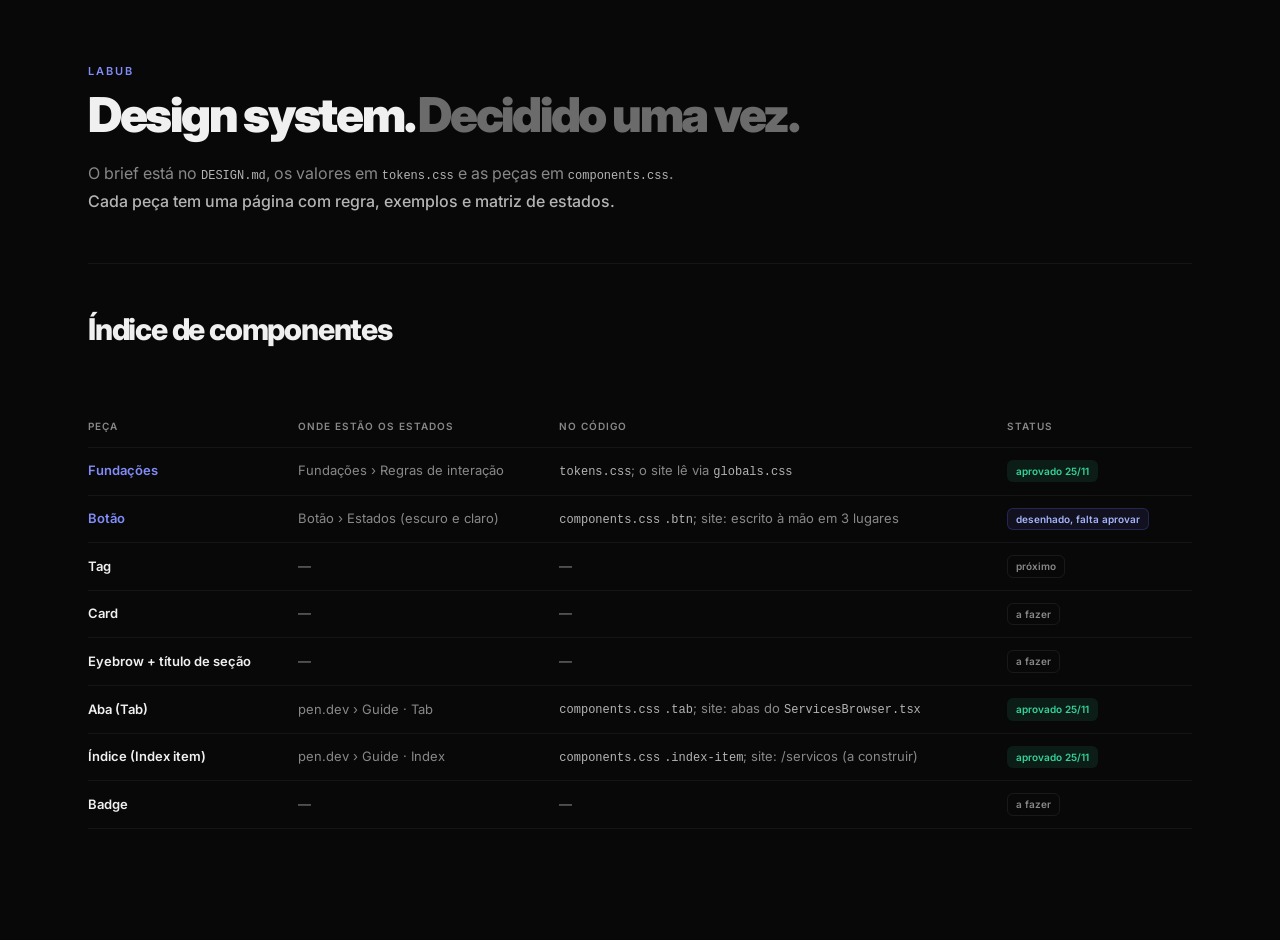
<file: design-system/index.html>
<!doctype html>
<html lang="pt-BR">
<head>
<meta charset="utf-8">
<meta name="viewport" content="width=device-width, initial-scale=1">
<title>Labub · Design system</title>
<link rel="preconnect" href="https://fonts.googleapis.com">
<link href="https://fonts.googleapis.com/css2?family=Inter:wght@400;500;600;700;800;900&display=swap" rel="stylesheet">
<link rel="stylesheet" href="tokens.css">
<link rel="stylesheet" href="components.css">
<link rel="stylesheet" href="guide.css">
<style>
  .intro { font-size: var(--text-body-lg); line-height: var(--leading-body-lg); color: var(--color-text-muted); max-width: var(--layout-measure); margin-top: var(--space-5); text-wrap: pretty; }
  .intro strong { color: var(--color-text-soft); font-weight: 500; }
  td a { color: var(--color-accent-text); text-decoration: none; font-weight: 600; }
  td a:hover { text-decoration: underline; }
  .status { display: inline-block; font-size: var(--text-micro); font-weight: 600; border-radius: var(--radius-sm); padding: 2px var(--space-2); border: 1px solid var(--color-border); white-space: nowrap; }
  .status.done { color: var(--color-success); background: var(--color-success-bg); border-color: transparent; }
  .status.design { color: var(--color-accent-soft); background: var(--color-accent-bg); border-color: var(--color-accent-border); }
  .status.todo { color: var(--color-text-muted); }
</style>
</head>
<body>
<div class="page">
  <p class="eyebrow">Labub</p>
  <h1>Design system. <span class="faint">Decidido uma vez.</span></h1>
  <p class="intro">O brief está no <code>DESIGN.md</code>, os valores em <code>tokens.css</code> e as peças em <code>components.css</code>. <strong>Cada peça tem uma página com regra, exemplos e matriz de estados.</strong></p>

  <section class="block wide">
    <div class="legend"><h2>Índice de componentes</h2></div>
    <div class="table-wrap"><table>
      <tr><th>Peça</th><th>Onde estão os estados</th><th>No código</th><th>Status</th></tr>
      <tr><td><a href="guide-foundations.html">Fundações</a></td><td>Fundações › Regras de interação</td><td><code>tokens.css</code>; o site lê via <code>globals.css</code></td><td><span class="status done">aprovado 25/11</span></td></tr>
      <tr><td><a href="guide-button.html">Botão</a></td><td>Botão › Estados (escuro e claro)</td><td><code>components.css</code> <code>.btn</code>; site: escrito à mão em 3 lugares</td><td><span class="status design">desenhado, falta aprovar</span></td></tr>
      <tr><td><strong>Tag</strong></td><td>—</td><td>—</td><td><span class="status todo">próximo</span></td></tr>
      <tr><td><strong>Card</strong></td><td>—</td><td>—</td><td><span class="status todo">a fazer</span></td></tr>
      <tr><td><strong>Eyebrow + título de seção</strong></td><td>—</td><td>—</td><td><span class="status todo">a fazer</span></td></tr>
      <tr><td><strong>Aba (Tab)</strong></td><td>pen.dev › Guide · Tab</td><td><code>components.css</code> <code>.tab</code>; site: abas do <code>ServicesBrowser.tsx</code></td><td><span class="status done">aprovado 25/11</span></td></tr>
      <tr><td><strong>Índice (Index item)</strong></td><td>pen.dev › Guide · Index</td><td><code>components.css</code> <code>.index-item</code>; site: /servicos (a construir)</td><td><span class="status done">aprovado 25/11</span></td></tr>
      <tr><td><strong>Badge</strong></td><td>—</td><td>—</td><td><span class="status todo">a fazer</span></td></tr>
    </table></div>
  </section>
</div>
</body>
</html>
</file>
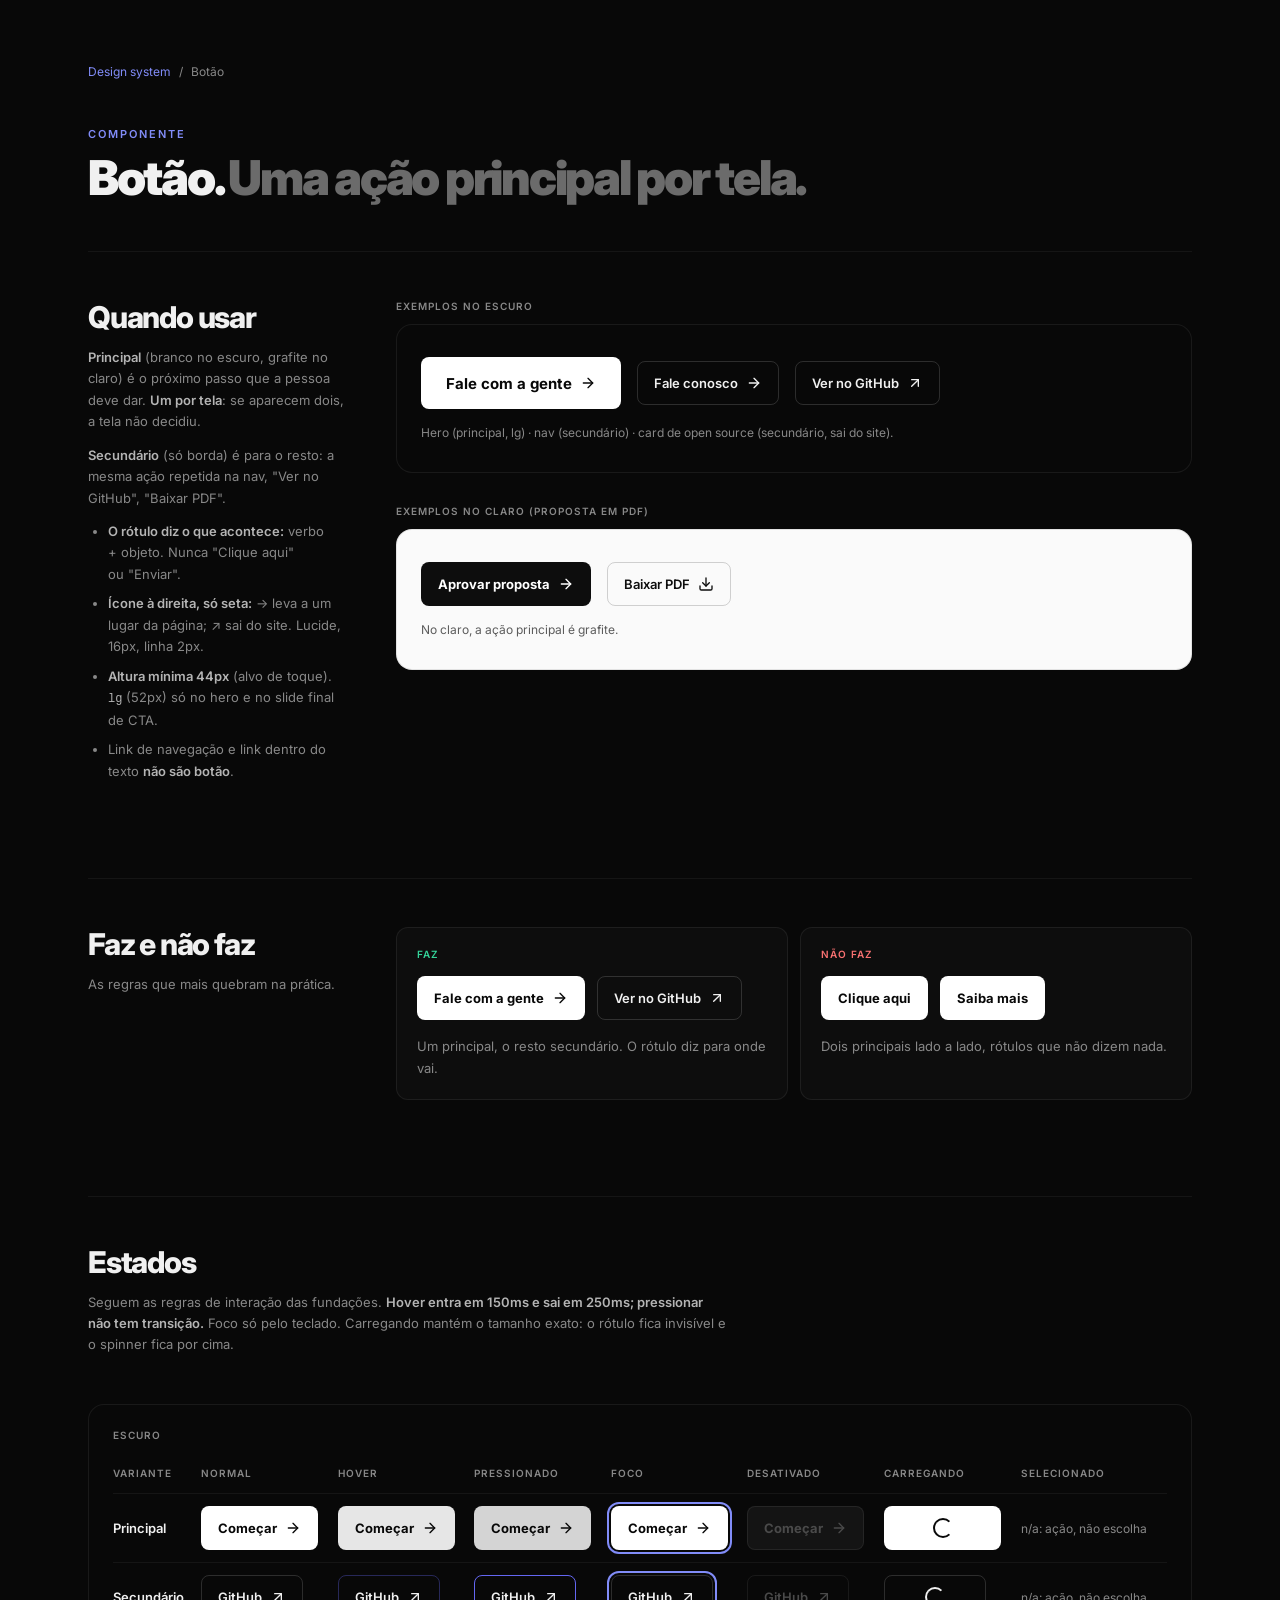
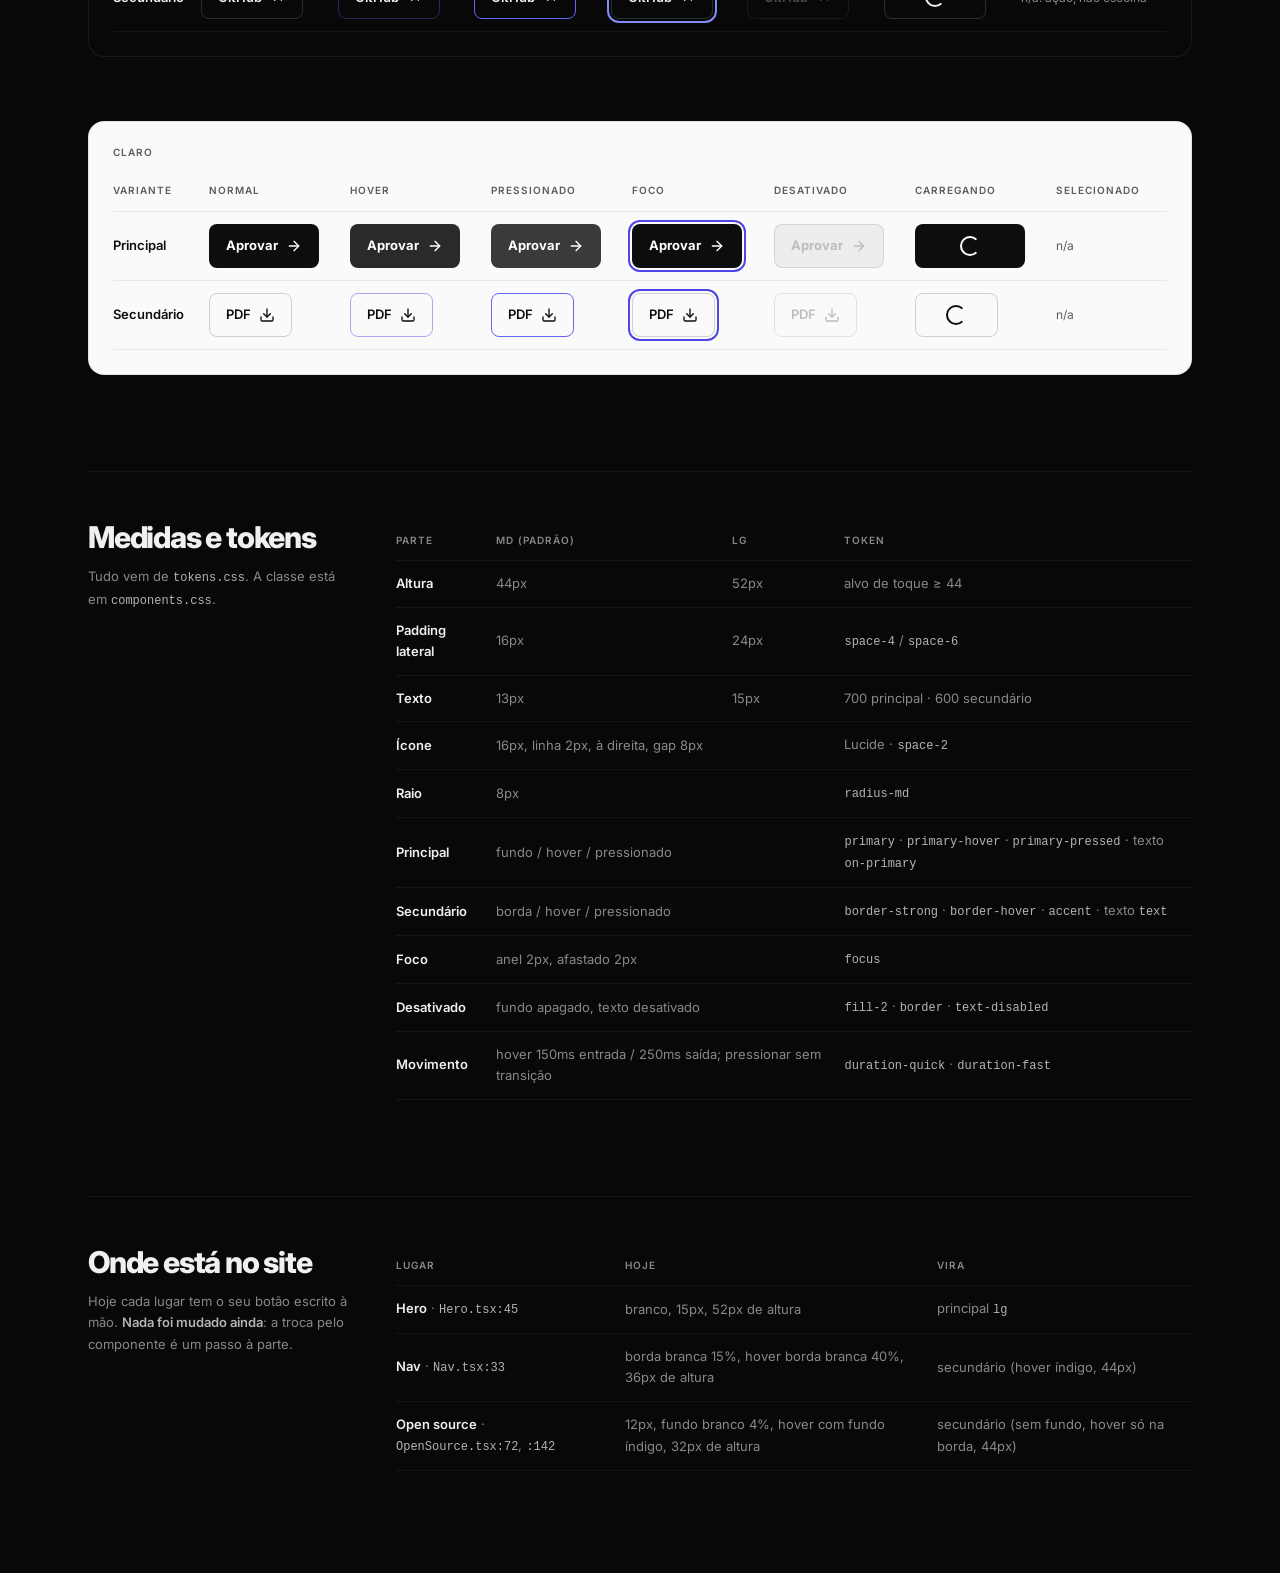
<file: design-system/guide-button.html>
<!doctype html>
<html lang="pt-BR">
<head>
<meta charset="utf-8">
<meta name="viewport" content="width=device-width, initial-scale=1">
<title>Labub · Botão</title>
<link rel="preconnect" href="https://fonts.googleapis.com">
<link href="https://fonts.googleapis.com/css2?family=Inter:wght@400;500;600;700;800;900&display=swap" rel="stylesheet">
<link rel="stylesheet" href="tokens.css">
<link rel="stylesheet" href="components.css">
<link rel="stylesheet" href="guide.css">
</head>
<body>
<!-- Ícones Lucide (linha 2px), um set só -->
<svg width="0" height="0" style="position:absolute" aria-hidden="true">
  <symbol id="i-arrow-right" viewBox="0 0 24 24" fill="none" stroke="currentColor" stroke-linecap="round" stroke-linejoin="round"><path d="M5 12h14"/><path d="m12 5 7 7-7 7"/></symbol>
  <symbol id="i-arrow-up-right" viewBox="0 0 24 24" fill="none" stroke="currentColor" stroke-linecap="round" stroke-linejoin="round"><path d="M7 7h10v10"/><path d="M7 17 17 7"/></symbol>
  <symbol id="i-download" viewBox="0 0 24 24" fill="none" stroke="currentColor" stroke-linecap="round" stroke-linejoin="round"><path d="M21 15v4a2 2 0 0 1-2 2H5a2 2 0 0 1-2-2v-4"/><path d="m7 10 5 5 5-5"/><path d="M12 15V3"/></symbol>
</svg>

<div class="page">
  <nav class="crumbs" aria-label="Caminho"><a href="index.html">Design system</a><span aria-hidden="true">/</span><span>Botão</span></nav>

  <p class="eyebrow">Componente</p>
  <h1>Botão. <span class="faint">Uma ação principal por tela.</span></h1>

  <!-- 1. LEGENDA + EXEMPLOS -->
  <section class="block">
    <div class="legend">
      <h2>Quando usar</h2>
      <p><strong>Principal</strong> (branco no escuro, grafite no claro) é o próximo passo que a pessoa deve dar. <strong>Um por tela</strong>: se aparecem dois, a tela não decidiu.</p>
      <p><strong>Secundário</strong> (só borda) é para o resto: a mesma ação repetida na nav, "Ver no GitHub", "Baixar PDF".</p>
      <ul>
        <li><strong>O rótulo diz o que acontece:</strong> verbo + objeto. Nunca "Clique aqui" ou "Enviar".</li>
        <li><strong>Ícone à direita, só seta:</strong> → leva a um lugar da página; ↗ sai do site. Lucide, 16px, linha 2px.</li>
        <li><strong>Altura mínima 44px</strong> (alvo de toque). <code>lg</code> (52px) só no hero e no slide final de CTA.</li>
        <li>Link de navegação e link dentro do texto <strong>não são botão</strong>.</li>
      </ul>
    </div>
    <div>
      <p class="group-title">Exemplos no escuro</p>
      <div class="stage">
        <a class="btn btn--primary btn--lg" href="#contato">Fale com a gente <svg><use href="#i-arrow-right"/></svg></a>
        <a class="btn btn--secondary" href="#contato">Fale conosco <svg><use href="#i-arrow-right"/></svg></a>
        <a class="btn btn--secondary" href="https://github.com/" rel="noopener">Ver no GitHub <svg><use href="#i-arrow-up-right"/></svg></a>
        <p class="note">Hero (principal, lg) · nav (secundário) · card de open source (secundário, sai do site).</p>
      </div>

      <p class="group-title">Exemplos no claro (proposta em PDF)</p>
      <div class="stage light" data-theme="light">
        <a class="btn btn--primary" href="#aprovar">Aprovar proposta <svg><use href="#i-arrow-right"/></svg></a>
        <a class="btn btn--secondary" href="#pdf">Baixar PDF <svg><use href="#i-download"/></svg></a>
        <p class="note">No claro, a ação principal é grafite.</p>
      </div>
    </div>
  </section>

  <!-- 2. FAZ / NÃO FAZ -->
  <section class="block">
    <div class="legend">
      <h2>Faz e não faz</h2>
      <p>As regras que mais quebram na prática.</p>
    </div>
    <div class="do-dont">
      <div class="yes">
        <span class="verdict">Faz</span>
        <div class="row"><a class="btn btn--primary" href="#c">Fale com a gente <svg><use href="#i-arrow-right"/></svg></a><a class="btn btn--secondary" href="#g">Ver no GitHub <svg><use href="#i-arrow-up-right"/></svg></a></div>
        <p>Um principal, o resto secundário. O rótulo diz para onde vai.</p>
      </div>
      <div class="no">
        <span class="verdict">Não faz</span>
        <div class="row"><a class="btn btn--primary" href="#c">Clique aqui</a><a class="btn btn--primary" href="#g">Saiba mais</a></div>
        <p>Dois principais lado a lado, rótulos que não dizem nada.</p>
      </div>
    </div>
  </section>

  <!-- 3. MATRIZ DE ESTADOS -->
  <section class="block wide">
    <div class="legend" style="max-width:640px">
      <h2>Estados</h2>
      <p>Seguem as regras de interação das fundações. <strong>Hover entra em 150ms e sai em 250ms; pressionar não tem transição.</strong> Foco só pelo teclado. Carregando mantém o tamanho exato: o rótulo fica invisível e o spinner fica por cima.</p>
    </div>

    <div class="matrix-panel">
      <p class="group-title">Escuro</p>
      <div class="table-wrap"><table>
        <tr><th>Variante</th><th>Normal</th><th>Hover</th><th>Pressionado</th><th>Foco</th><th>Desativado</th><th>Carregando</th><th>Selecionado</th></tr>
        <tr>
          <td><strong>Principal</strong></td>
          <td><span class="btn btn--primary">Começar <svg><use href="#i-arrow-right"/></svg></span></td>
          <td><span class="btn btn--primary is-hover">Começar <svg><use href="#i-arrow-right"/></svg></span></td>
          <td><span class="btn btn--primary is-pressed">Começar <svg><use href="#i-arrow-right"/></svg></span></td>
          <td><span class="btn btn--primary is-focus">Começar <svg><use href="#i-arrow-right"/></svg></span></td>
          <td><span class="btn btn--primary is-disabled">Começar <svg><use href="#i-arrow-right"/></svg></span></td>
          <td><span class="btn btn--primary is-loading"><span>Começar</span><svg><use href="#i-arrow-right"/></svg></span></td>
          <td><span class="na">n/a: ação, não escolha</span></td>
        </tr>
        <tr>
          <td><strong>Secundário</strong></td>
          <td><span class="btn btn--secondary">GitHub <svg><use href="#i-arrow-up-right"/></svg></span></td>
          <td><span class="btn btn--secondary is-hover">GitHub <svg><use href="#i-arrow-up-right"/></svg></span></td>
          <td><span class="btn btn--secondary is-pressed">GitHub <svg><use href="#i-arrow-up-right"/></svg></span></td>
          <td><span class="btn btn--secondary is-focus">GitHub <svg><use href="#i-arrow-up-right"/></svg></span></td>
          <td><span class="btn btn--secondary is-disabled">GitHub <svg><use href="#i-arrow-up-right"/></svg></span></td>
          <td><span class="btn btn--secondary is-loading"><span>GitHub</span><svg><use href="#i-arrow-up-right"/></svg></span></td>
          <td><span class="na">n/a: ação, não escolha</span></td>
        </tr>
      </table></div>
    </div>

    <div class="matrix-panel" data-theme="light">
      <p class="group-title">Claro</p>
      <div class="table-wrap"><table>
        <tr><th>Variante</th><th>Normal</th><th>Hover</th><th>Pressionado</th><th>Foco</th><th>Desativado</th><th>Carregando</th><th>Selecionado</th></tr>
        <tr>
          <td><strong>Principal</strong></td>
          <td><span class="btn btn--primary">Aprovar <svg><use href="#i-arrow-right"/></svg></span></td>
          <td><span class="btn btn--primary is-hover">Aprovar <svg><use href="#i-arrow-right"/></svg></span></td>
          <td><span class="btn btn--primary is-pressed">Aprovar <svg><use href="#i-arrow-right"/></svg></span></td>
          <td><span class="btn btn--primary is-focus">Aprovar <svg><use href="#i-arrow-right"/></svg></span></td>
          <td><span class="btn btn--primary is-disabled">Aprovar <svg><use href="#i-arrow-right"/></svg></span></td>
          <td><span class="btn btn--primary is-loading"><span>Aprovar</span><svg><use href="#i-arrow-right"/></svg></span></td>
          <td><span class="na">n/a</span></td>
        </tr>
        <tr>
          <td><strong>Secundário</strong></td>
          <td><span class="btn btn--secondary">PDF <svg><use href="#i-download"/></svg></span></td>
          <td><span class="btn btn--secondary is-hover">PDF <svg><use href="#i-download"/></svg></span></td>
          <td><span class="btn btn--secondary is-pressed">PDF <svg><use href="#i-download"/></svg></span></td>
          <td><span class="btn btn--secondary is-focus">PDF <svg><use href="#i-download"/></svg></span></td>
          <td><span class="btn btn--secondary is-disabled">PDF <svg><use href="#i-download"/></svg></span></td>
          <td><span class="btn btn--secondary is-loading"><span>PDF</span><svg><use href="#i-download"/></svg></span></td>
          <td><span class="na">n/a</span></td>
        </tr>
      </table></div>
    </div>
  </section>

  <!-- 4. ESPECIFICAÇÃO -->
  <section class="block">
    <div class="legend">
      <h2>Medidas e tokens</h2>
      <p>Tudo vem de <code>tokens.css</code>. A classe está em <code>components.css</code>.</p>
    </div>
    <div class="table-wrap"><table>
      <tr><th>Parte</th><th>md (padrão)</th><th>lg</th><th>Token</th></tr>
      <tr><td><strong>Altura</strong></td><td>44px</td><td>52px</td><td>alvo de toque ≥ 44</td></tr>
      <tr><td><strong>Padding lateral</strong></td><td>16px</td><td>24px</td><td><code>space-4</code> / <code>space-6</code></td></tr>
      <tr><td><strong>Texto</strong></td><td>13px</td><td>15px</td><td>700 principal · 600 secundário</td></tr>
      <tr><td><strong>Ícone</strong></td><td colspan="2">16px, linha 2px, à direita, gap 8px</td><td>Lucide · <code>space-2</code></td></tr>
      <tr><td><strong>Raio</strong></td><td colspan="2">8px</td><td><code>radius-md</code></td></tr>
      <tr><td><strong>Principal</strong></td><td colspan="2">fundo / hover / pressionado</td><td><code>primary</code> · <code>primary-hover</code> · <code>primary-pressed</code> · texto <code>on-primary</code></td></tr>
      <tr><td><strong>Secundário</strong></td><td colspan="2">borda / hover / pressionado</td><td><code>border-strong</code> · <code>border-hover</code> · <code>accent</code> · texto <code>text</code></td></tr>
      <tr><td><strong>Foco</strong></td><td colspan="2">anel 2px, afastado 2px</td><td><code>focus</code></td></tr>
      <tr><td><strong>Desativado</strong></td><td colspan="2">fundo apagado, texto desativado</td><td><code>fill-2</code> · <code>border</code> · <code>text-disabled</code></td></tr>
      <tr><td><strong>Movimento</strong></td><td colspan="2">hover 150ms entrada / 250ms saída; pressionar sem transição</td><td><code>duration-quick</code> · <code>duration-fast</code></td></tr>
    </table></div>
  </section>

  <!-- 5. ONDE ESTÁ NO SITE -->
  <section class="block">
    <div class="legend">
      <h2>Onde está no site</h2>
      <p>Hoje cada lugar tem o seu botão escrito à mão. <strong>Nada foi mudado ainda</strong>: a troca pelo componente é um passo à parte.</p>
    </div>
    <div class="table-wrap"><table>
      <tr><th>Lugar</th><th>Hoje</th><th>Vira</th></tr>
      <tr><td><strong>Hero</strong> · <code>Hero.tsx:45</code></td><td>branco, 15px, 52px de altura</td><td>principal <code>lg</code></td></tr>
      <tr><td><strong>Nav</strong> · <code>Nav.tsx:33</code></td><td>borda branca 15%, hover borda branca 40%, 36px de altura</td><td>secundário (hover índigo, 44px)</td></tr>
      <tr><td><strong>Open source</strong> · <code>OpenSource.tsx:72</code>, <code>:142</code></td><td>12px, fundo branco 4%, hover com fundo índigo, 32px de altura</td><td>secundário (sem fundo, hover só na borda, 44px)</td></tr>
    </table></div>
  </section>
</div>
</body>
</html>
</file>
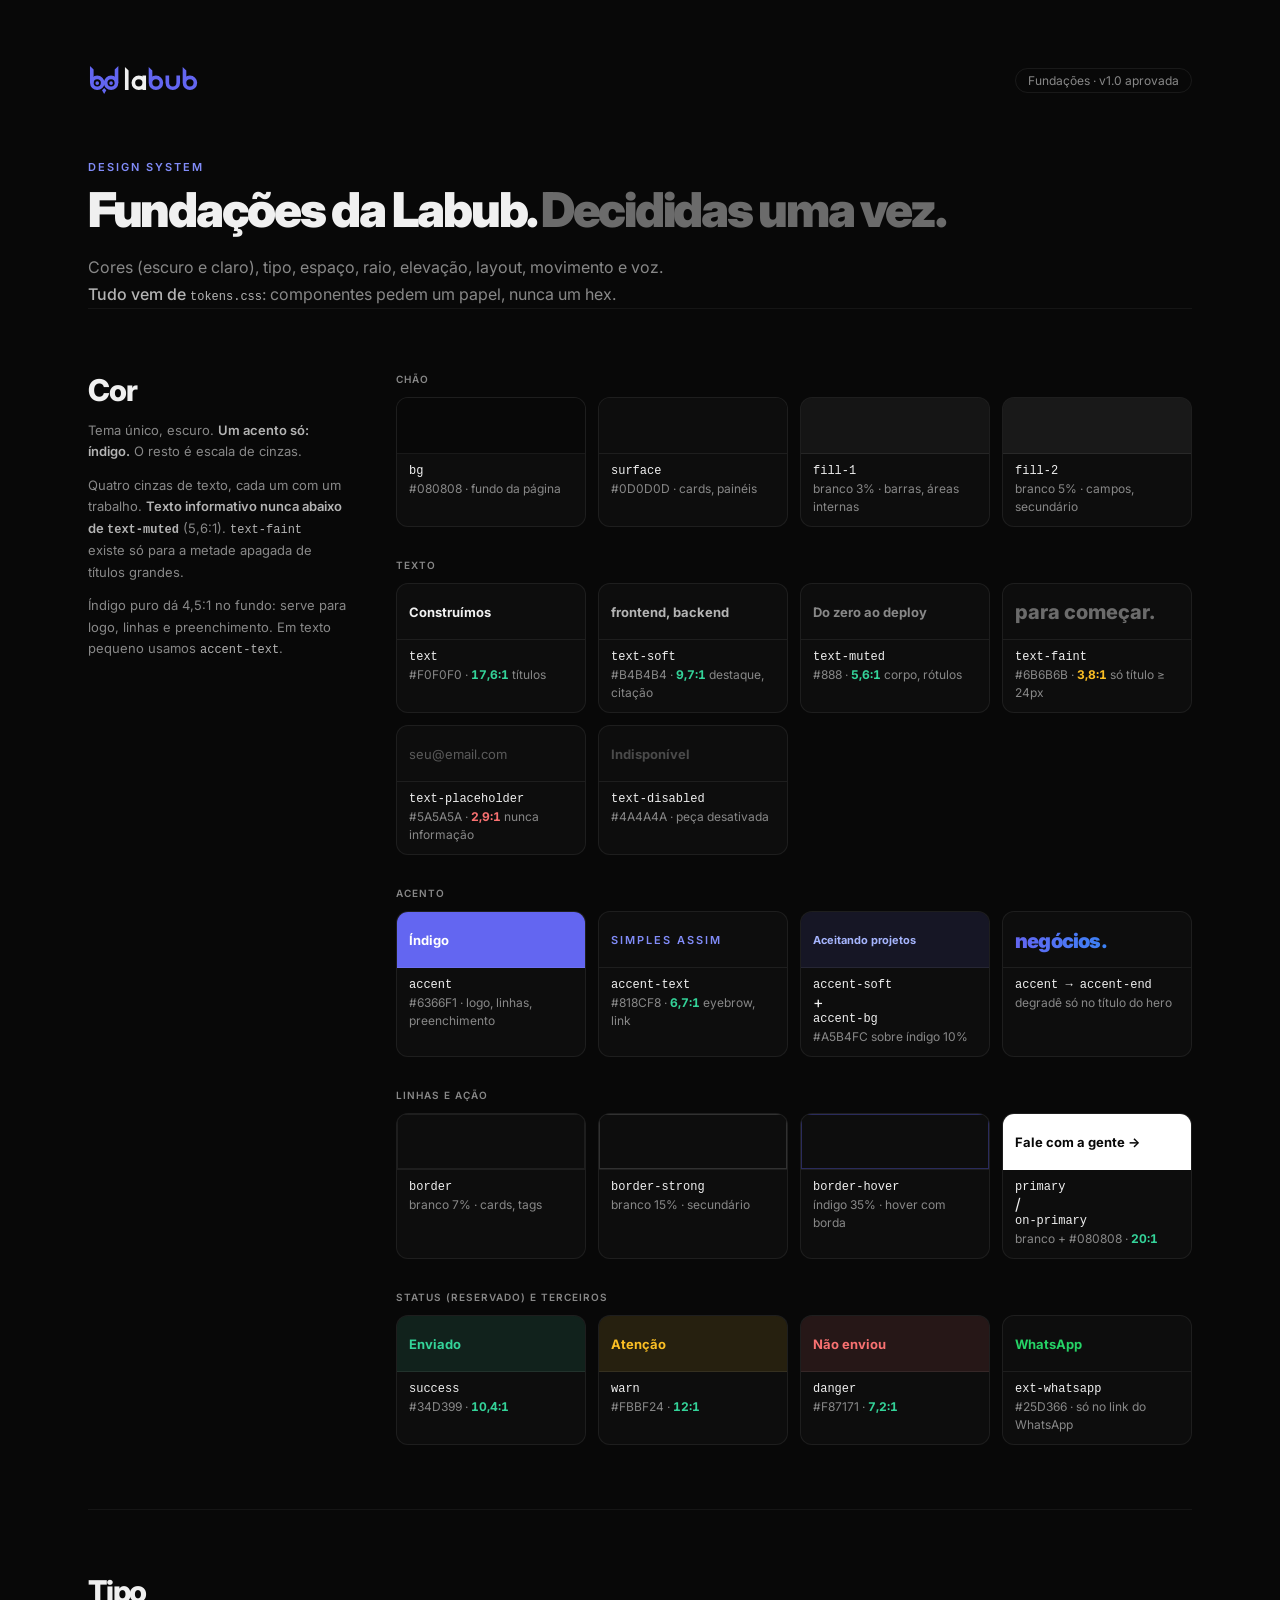
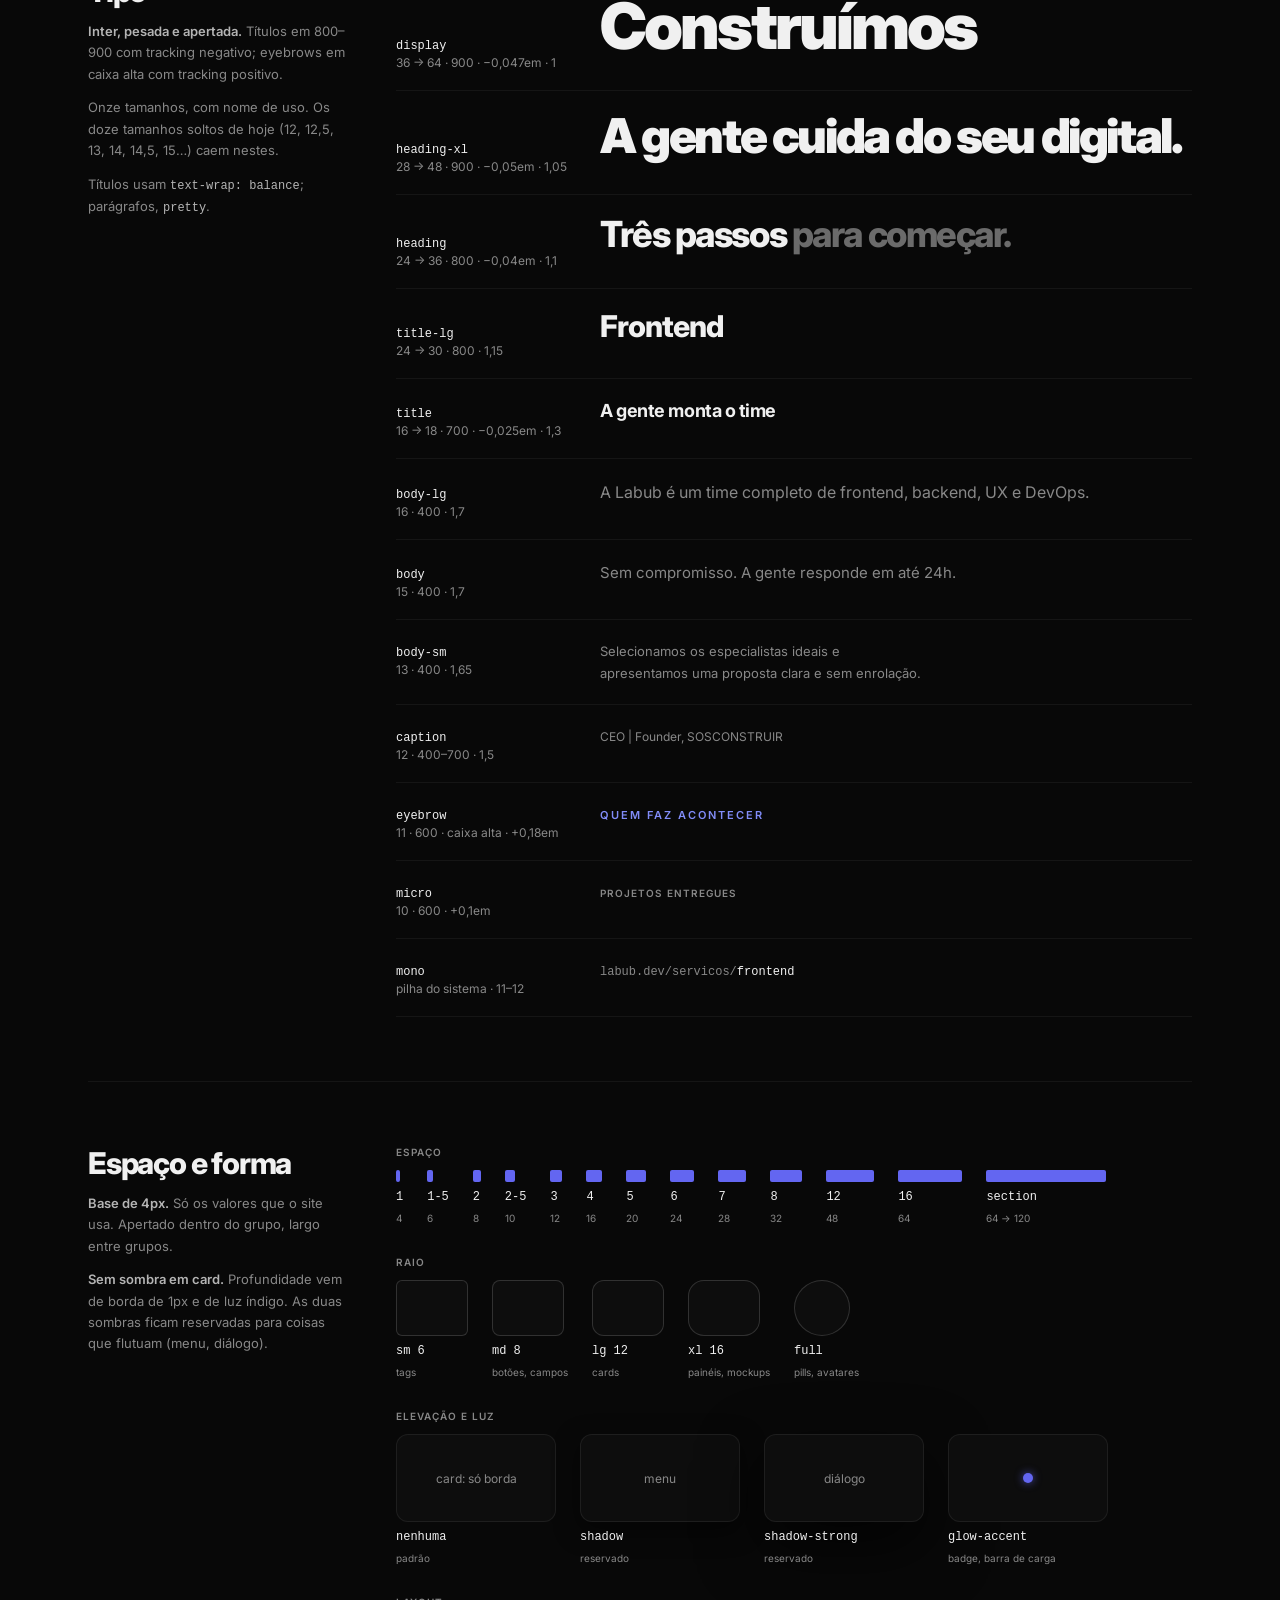
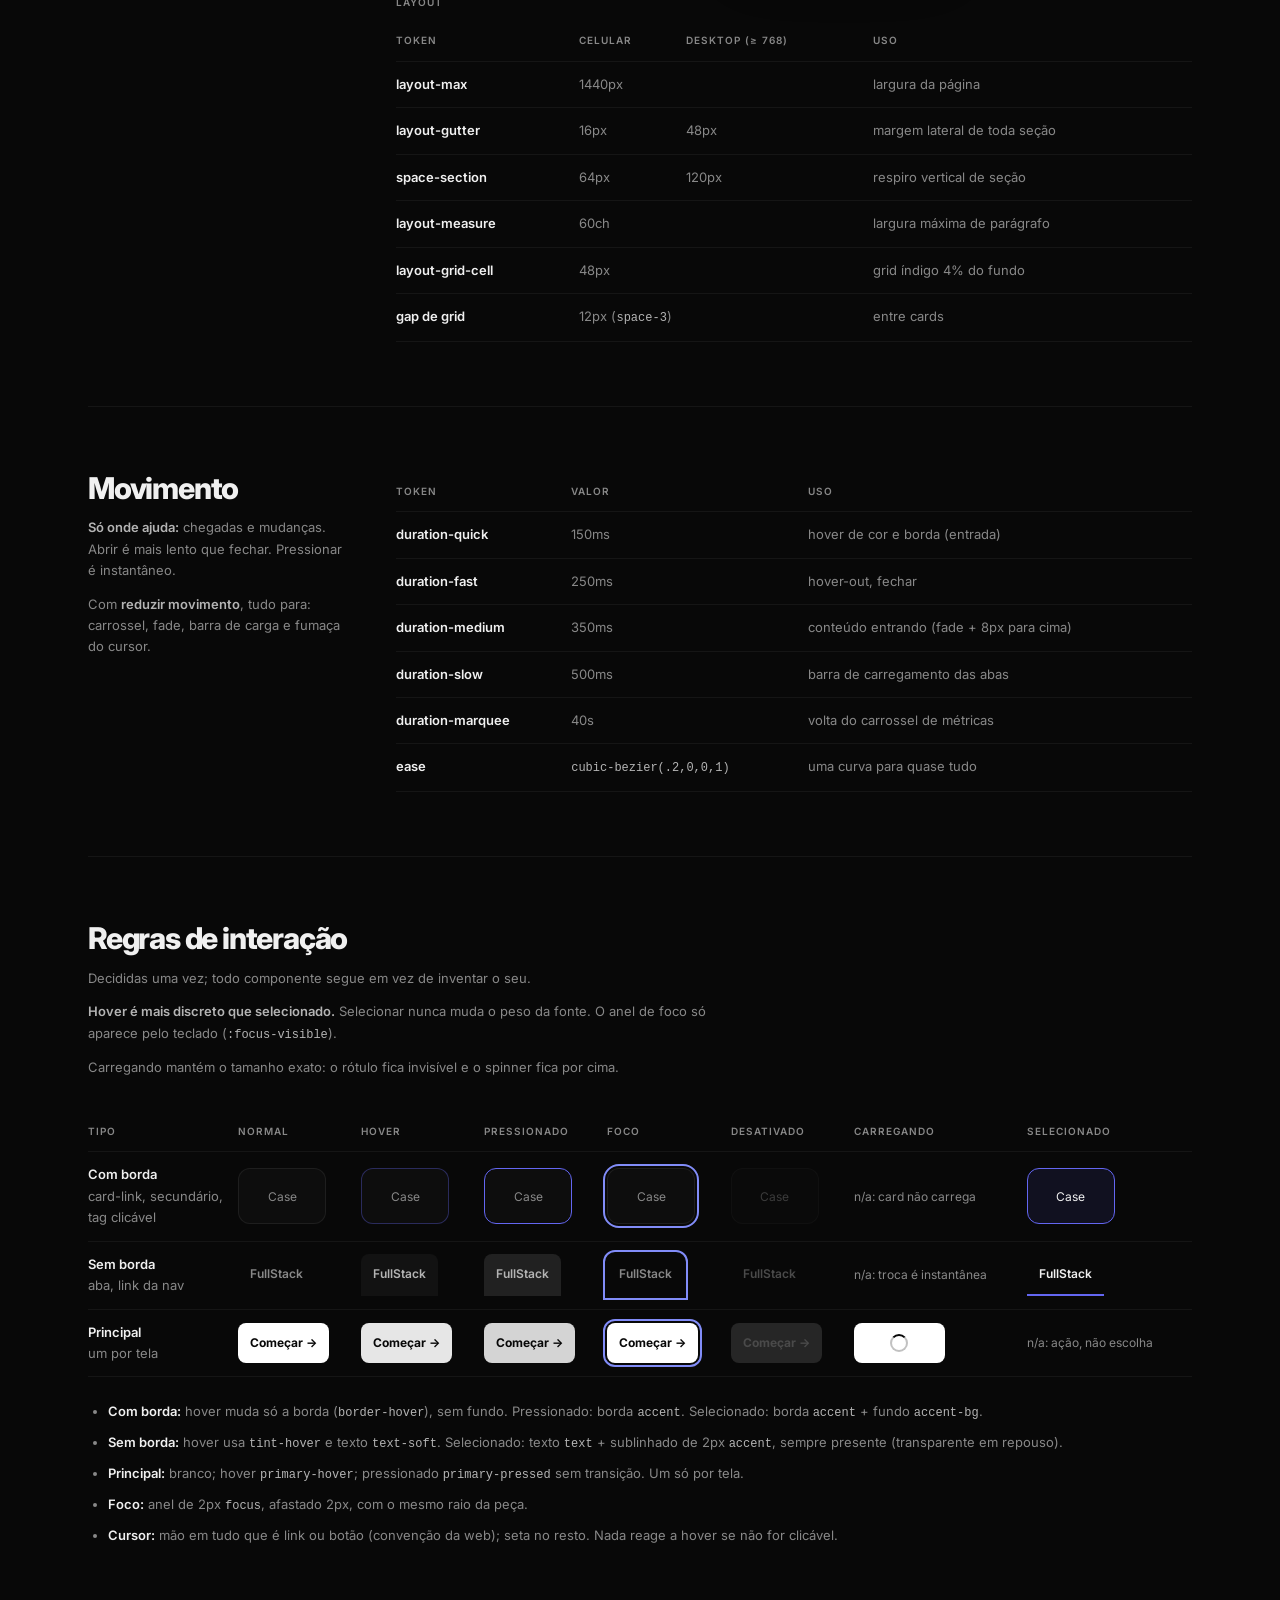
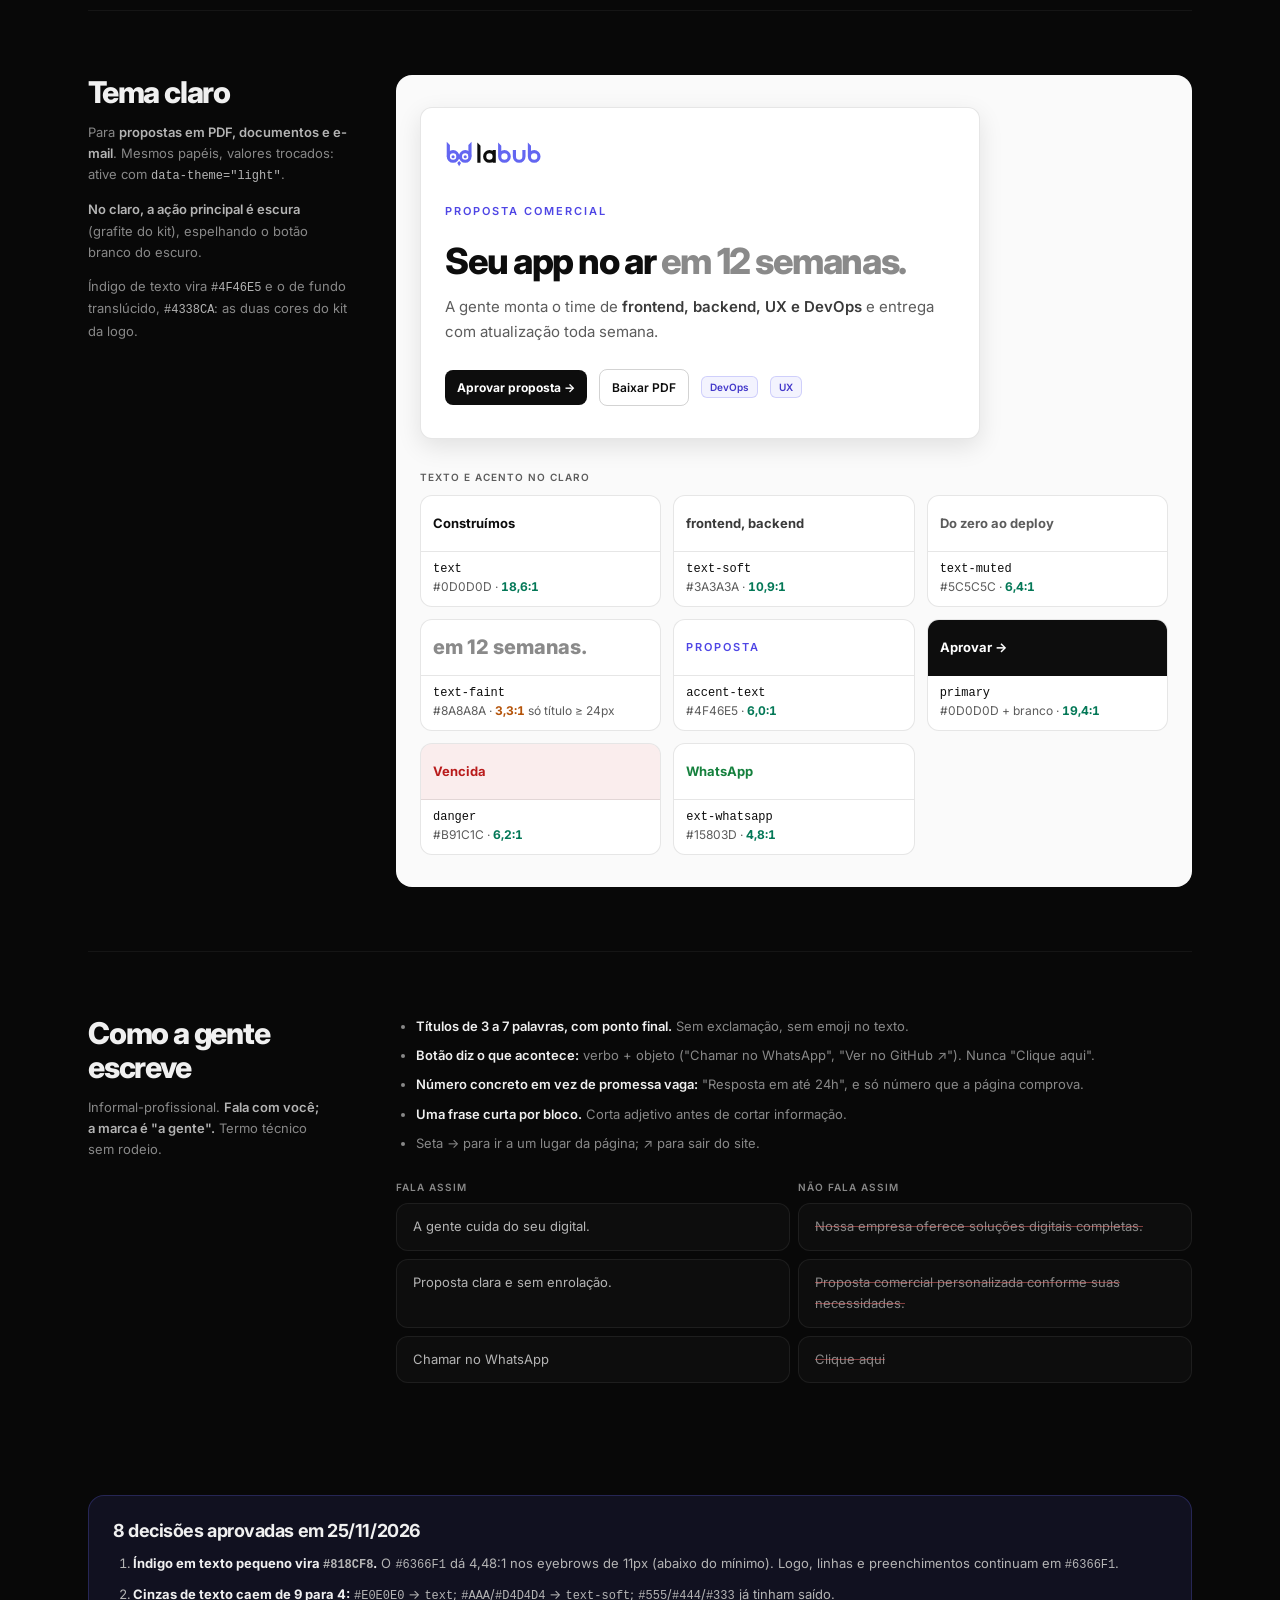
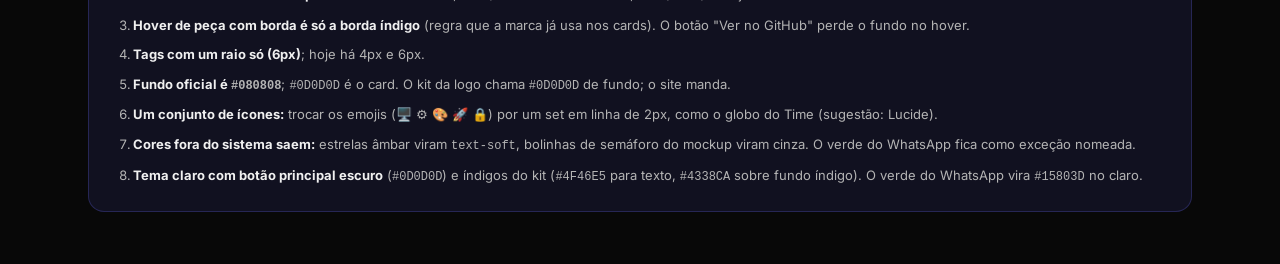
<file: design-system/guide-foundations.html>
<!doctype html>
<html lang="pt-BR">
<head>
<meta charset="utf-8">
<meta name="viewport" content="width=device-width, initial-scale=1">
<title>Labub · Fundações</title>
<link rel="preconnect" href="https://fonts.googleapis.com">
<link href="https://fonts.googleapis.com/css2?family=Inter:wght@400;500;600;700;800;900&display=swap" rel="stylesheet">
<link rel="stylesheet" href="tokens.css">
<style>
  * { box-sizing: border-box; margin: 0; }
  body { background: var(--color-bg); color: var(--color-text); font-family: var(--font-sans); -webkit-font-smoothing: antialiased; }
  .page { max-width: 1200px; margin: 0 auto; padding: var(--space-16) var(--space-4); }
  @media (min-width: 768px) { .page { padding: var(--space-16) var(--layout-gutter); } }

  header.top { display: flex; align-items: center; justify-content: space-between; gap: var(--space-4); flex-wrap: wrap; margin-bottom: var(--space-16); }
  .version { font-size: var(--text-caption); color: var(--color-text-muted); border: 1px solid var(--color-border); border-radius: var(--radius-full); padding: var(--space-1) var(--space-3); }

  .eyebrow { font-size: var(--text-eyebrow); font-weight: 600; letter-spacing: var(--tracking-caps); text-transform: uppercase; color: var(--color-accent-text); margin-bottom: var(--space-3); }
  h1 { font-size: 36px; font-weight: 900; letter-spacing: var(--tracking-display); line-height: 1; text-wrap: balance; }
  @media (min-width: 768px) { h1 { font-size: var(--text-heading-xl); } }
  h1 .faint, h2 .faint { color: var(--color-text-faint); }
  .lead { font-size: var(--text-body-lg); line-height: var(--leading-body-lg); color: var(--color-text-muted); max-width: var(--layout-measure); margin-top: var(--space-5); text-wrap: pretty; }
  .lead strong { color: var(--color-text-soft); font-weight: 500; }

  section.block { display: grid; gap: var(--space-8); padding: var(--space-16) 0; border-top: 1px solid var(--color-divider); }
  @media (min-width: 900px) { section.block { grid-template-columns: 260px 1fr; gap: var(--space-12); } }
  @media (min-width: 900px) { section.block.wide { grid-template-columns: 1fr; gap: var(--space-8); } .wide .legend { max-width: 640px; } }
  .type-row > div:last-child { text-wrap: balance; }
  .legend h2 { font-size: var(--text-title-lg); font-weight: 800; letter-spacing: var(--tracking-heading); line-height: var(--leading-title-lg); margin-bottom: var(--space-3); }
  .legend p { font-size: var(--text-body-sm); line-height: var(--leading-body-sm); color: var(--color-text-muted); text-wrap: pretty; }
  .legend p + p { margin-top: var(--space-3); }
  .legend strong { color: var(--color-text-soft); font-weight: 600; }

  .group-title { font-size: var(--text-micro); font-weight: 600; letter-spacing: var(--tracking-caps-sm); text-transform: uppercase; color: var(--color-text-muted); margin: var(--space-8) 0 var(--space-3); }
  .group-title:first-child { margin-top: 0; }

  /* swatches */
  .swatches { display: grid; grid-template-columns: repeat(auto-fill, minmax(180px, 1fr)); gap: var(--space-3); }
  .sw { background: var(--color-surface); border: 1px solid var(--color-border); border-radius: var(--radius-lg); overflow: hidden; }
  .sw .chip { height: 56px; border-bottom: 1px solid var(--color-border); display: flex; align-items: center; padding: 0 var(--space-3); font-weight: 700; font-size: var(--text-body-sm); }
  .sw .meta { padding: var(--space-2-5) var(--space-3); }
  .sw code { font-family: var(--font-mono); font-size: var(--text-caption); color: var(--color-text); display: block; }
  .sw span { font-size: var(--text-caption); color: var(--color-text-muted); line-height: var(--leading-caption); display: block; margin-top: 2px; }
  .ratio { font-variant-numeric: tabular-nums; }
  .ratio.ok { color: var(--color-success); } .ratio.lg { color: var(--color-warn); } .ratio.no { color: var(--color-danger); }

  /* type scale */
  .type-row { display: grid; grid-template-columns: 1fr; gap: var(--space-2); padding: var(--space-5) 0; border-bottom: 1px solid var(--color-divider); }
  @media (min-width: 768px) { .type-row { grid-template-columns: 180px 1fr; align-items: baseline; gap: var(--space-6); } }
  .type-row .spec code { font-family: var(--font-mono); font-size: var(--text-caption); color: var(--color-text); }
  .type-row .spec span { display: block; font-size: var(--text-caption); color: var(--color-text-muted); margin-top: 2px; }
  .t-display { font-size: 36px; font-weight: 900; letter-spacing: var(--tracking-display); line-height: 1; }
  @media (min-width: 768px) { .t-display { font-size: var(--text-display); } }
  .t-heading-xl { font-size: 28px; font-weight: 900; letter-spacing: -0.05em; line-height: var(--leading-heading-xl); }
  @media (min-width: 768px) { .t-heading-xl { font-size: var(--text-heading-xl); } }
  .t-heading { font-size: 24px; font-weight: 800; letter-spacing: var(--tracking-heading); line-height: var(--leading-heading); }
  @media (min-width: 768px) { .t-heading { font-size: var(--text-heading); } }
  .t-title-lg { font-size: 24px; font-weight: 800; letter-spacing: -0.033em; line-height: var(--leading-title-lg); }
  @media (min-width: 768px) { .t-title-lg { font-size: var(--text-title-lg); } }
  .t-title { font-size: 16px; font-weight: 700; letter-spacing: var(--tracking-title); line-height: var(--leading-title); }
  @media (min-width: 768px) { .t-title { font-size: var(--text-title); } }
  .t-body-lg { font-size: var(--text-body-lg); line-height: var(--leading-body-lg); color: var(--color-text-muted); max-width: var(--layout-measure); }
  .t-body { font-size: var(--text-body); line-height: var(--leading-body); color: var(--color-text-muted); max-width: var(--layout-measure); }
  .t-body-sm { font-size: var(--text-body-sm); line-height: var(--leading-body-sm); color: var(--color-text-muted); max-width: var(--layout-measure); }
  .t-caption { font-size: var(--text-caption); line-height: var(--leading-caption); color: var(--color-text-muted); }
  .t-eyebrow { font-size: var(--text-eyebrow); font-weight: 600; letter-spacing: var(--tracking-caps); text-transform: uppercase; color: var(--color-accent-text); }
  .t-micro { font-size: var(--text-micro); font-weight: 600; letter-spacing: var(--tracking-caps-sm); text-transform: uppercase; color: var(--color-text-muted); }
  .outline { color: transparent; -webkit-text-stroke: 1.5px rgba(240, 240, 240, 0.2); }
  .gradient { background: linear-gradient(90deg, var(--color-accent), var(--color-accent-end)); -webkit-background-clip: text; background-clip: text; -webkit-text-fill-color: transparent; }

  /* scales */
  .scale { display: flex; flex-wrap: wrap; gap: var(--space-4) var(--space-6); align-items: flex-end; }
  .scale .item { display: flex; flex-direction: column; gap: var(--space-2); align-items: flex-start; }
  .scale .bar { background: var(--color-accent); height: 12px; border-radius: 2px; }
  .scale code { font-family: var(--font-mono); font-size: var(--text-caption); color: var(--color-text); }
  .scale span { font-size: var(--text-micro); color: var(--color-text-muted); }
  .radius-box { width: 72px; height: 56px; background: var(--color-surface); border: 1px solid var(--color-border-strong); }
  .elev { width: 160px; height: 88px; background: var(--color-surface); border: 1px solid var(--color-border); border-radius: var(--radius-lg); display: flex; align-items: center; justify-content: center; font-size: var(--text-caption); color: var(--color-text-muted); }
  .dot-glow { width: 10px; height: 10px; border-radius: var(--radius-full); background: var(--color-accent); box-shadow: var(--glow-accent); }

  table { width: 100%; border-collapse: collapse; font-size: var(--text-body-sm); }
  th, td { text-align: left; padding: var(--space-3) var(--space-3) var(--space-3) 0; border-bottom: 1px solid var(--color-divider); vertical-align: top; line-height: var(--leading-body-sm); }
  th { font-size: var(--text-micro); font-weight: 600; letter-spacing: var(--tracking-caps-sm); text-transform: uppercase; color: var(--color-text-muted); }
  td { color: var(--color-text-muted); }
  td strong { color: var(--color-text); font-weight: 600; }
  td code, li code, p code { font-family: var(--font-mono); font-size: var(--text-caption); color: var(--color-text-soft); }
  .table-wrap { overflow-x: auto; }

  /* interaction demo pieces (estados forçados por classe) */
  .matrix td { vertical-align: middle; padding-right: var(--space-3); }
  .matrix td:first-child { width: 150px; }
  .card-demo { width: 88px; height: 56px; background: var(--color-surface); border: 1px solid var(--color-border); border-radius: var(--radius-lg); display: flex; align-items: center; justify-content: center; font-size: var(--text-caption); color: var(--color-text-muted); }
  .card-demo.hover { border-color: var(--color-border-hover); }
  .card-demo.pressed { border-color: var(--color-accent); }
  .card-demo.focus { outline: 2px solid var(--color-focus); outline-offset: 2px; }
  .card-demo.disabled { opacity: .4; }
  .card-demo.selected { border-color: var(--color-accent); background: var(--color-accent-bg); color: var(--color-text); }
  .tab-demo { display: inline-flex; padding: var(--space-2-5) var(--space-3); font-size: var(--text-caption); font-weight: 600; color: var(--color-text-muted); border-bottom: 2px solid transparent; border-radius: var(--radius-md) var(--radius-md) 0 0; white-space: nowrap; }
  .tab-demo.hover { background: var(--color-tint-hover); color: var(--color-text-soft); }
  .tab-demo.pressed { background: var(--color-tint-pressed); color: var(--color-text-soft); }
  .tab-demo.focus { outline: 2px solid var(--color-focus); outline-offset: 2px; }
  .tab-demo.disabled { color: var(--color-text-disabled); }
  .tab-demo.selected { color: var(--color-text); border-bottom-color: var(--color-accent); }
  .btn-demo { position: relative; display: inline-flex; align-items: center; gap: var(--space-2); background: var(--color-primary); color: var(--color-on-primary); font-weight: 700; font-size: var(--text-caption); padding: var(--space-2-5) var(--space-3); border-radius: var(--radius-md); white-space: nowrap; }
  .btn-demo.hover { background: var(--color-primary-hover); }
  .btn-demo.pressed { background: var(--color-primary-pressed); }
  .btn-demo.focus { outline: 2px solid var(--color-focus); outline-offset: 2px; }
  .btn-demo.disabled { background: rgba(255,255,255,.12); color: var(--color-text-disabled); }
  .btn-demo.loading .label { visibility: hidden; }
  .btn-demo.loading::after { content: ""; position: absolute; inset: 0; margin: auto; width: 14px; height: 14px; border-radius: 50%; border: 2px solid rgba(8,8,8,.25); border-top-color: var(--color-on-primary); }
  .na { font-size: var(--text-caption); color: var(--color-text-muted); }

  ul.rules { padding-left: var(--space-5); display: grid; gap: var(--space-2); }
  ul.rules li { font-size: var(--text-body-sm); line-height: var(--leading-body-sm); color: var(--color-text-muted); }
  ul.rules li strong { color: var(--color-text); font-weight: 600; }
  .say { display: grid; gap: var(--space-2); grid-template-columns: 1fr 1fr; }
  .say div { background: var(--color-surface); border: 1px solid var(--color-border); border-radius: var(--radius-lg); padding: var(--space-3) var(--space-4); font-size: var(--text-body-sm); line-height: var(--leading-body-sm); color: var(--color-text-soft); }
  .say div.no { color: var(--color-text-muted); text-decoration: line-through; text-decoration-color: rgba(248,113,113,.5); }
  .say .h { background: none; border: 0; padding: 0; font-size: var(--text-micro); font-weight: 600; letter-spacing: var(--tracking-caps-sm); text-transform: uppercase; color: var(--color-text-muted); }

  .decisions { background: var(--color-accent-bg); border: 1px solid var(--color-accent-border); border-radius: var(--radius-xl); padding: var(--space-6); margin-top: var(--space-12); }
  .decisions h2 { font-size: var(--text-title); font-weight: 700; letter-spacing: var(--tracking-title); margin-bottom: var(--space-3); }
  .decisions ol { padding-left: var(--space-5); display: grid; gap: var(--space-2); }
  .decisions li { font-size: var(--text-body-sm); line-height: var(--leading-body-sm); color: var(--color-text-soft); }
  .decisions li strong { color: var(--color-text); }

  .light-panel { background: var(--color-bg); color: var(--color-text); border-radius: var(--radius-xl); padding: var(--space-8) var(--space-6); }
  .light-panel .group-title { color: var(--color-text-muted); }
  .doc { background: var(--color-surface); border: 1px solid var(--color-border); border-radius: var(--radius-lg); padding: var(--space-8) var(--space-6); max-width: 560px; box-shadow: var(--shadow); }
  .doc .t-heading { margin-top: var(--space-6); text-wrap: balance; }
  .doc p.t-body { margin-top: var(--space-3); }
  .doc p.t-body strong { color: var(--color-text-soft); font-weight: 600; }
  .doc .row { display: flex; gap: var(--space-3); align-items: center; flex-wrap: wrap; margin-top: var(--space-6); }
  .btn-sec { display: inline-flex; align-items: center; font-size: var(--text-caption); font-weight: 600; color: var(--color-text); border: 1px solid var(--color-border-strong); border-radius: var(--radius-md); padding: var(--space-2-5) var(--space-3); }
  .tag { font-size: var(--text-micro); font-weight: 600; color: var(--color-accent-soft); background: var(--color-accent-bg); border: 1px solid var(--color-accent-border); border-radius: var(--radius-sm); padding: var(--space-1) var(--space-2); }
</style>
</head>
<body>
<div class="page">

  <header class="top">
    <svg
      xmlns="http://www.w3.org/2000/svg"
      viewBox="30 30 674 194"
      height="32"
      role="img"
      aria-label="Labub"
      
    >
      <title>Labub</title>
      <path
        fill="#6366F1"
        d="M86 100 a44 44 0 1 1 0 88 a44 44 0 1 1 0 -88Z M86 122 a22 22 0 1 0 0 44 a22 22 0 1 0 0 -44Z M170 100 a44 44 0 1 1 0 88 a44 44 0 1 1 0 -88Z M170 122 a22 22 0 1 0 0 44 a22 22 0 1 0 0 -44Z"
      />
      <path
        fill="#6366F1"
        d="M42 42 L64 64 V144 H42Z M214 42 L192 64 V144 H214Z M128 176 L141 189 L128 211.5 L115 189Z M86 135 a11 11 0 1 1 0 22 a11 11 0 1 1 0 -22Z M170 135 a11 11 0 1 1 0 22 a11 11 0 1 1 0 -22Z"
      />
      <g transform="translate(254 -12)">
        <path
          fill="#F0F0F0"
          d="M0 60 L22 82 V200 H0Z M84 112 a44 44 0 1 1 0 88 a44 44 0 1 1 0 -88Z M84 134 a22 22 0 1 0 0 44 a22 22 0 1 0 0 -44Z M106 112 H128 V200 H106Z"
        />
        <path
          fill="#6366F1"
          d="M144 60 L166 82 V156 H144Z M188 112 a44 44 0 1 1 0 88 a44 44 0 1 1 0 -88Z M188 134 a22 22 0 1 0 0 44 a22 22 0 1 0 0 -44Z M350 60 L372 82 V156 H350Z M394 112 a44 44 0 1 1 0 88 a44 44 0 1 1 0 -88Z M394 134 a22 22 0 1 0 0 44 a22 22 0 1 0 0 -44Z"
        />
        <path
          fill="#6366F1"
          d="M246 112 V156 A44 44 0 0 0 334 156 V112 H312 V156 A22 22 0 0 1 268 156 V112Z"
        />
      </g>
    </svg>
    <span class="version">Fundações · v1.0 aprovada</span>
  </header>

  <p class="eyebrow">Design system</p>
  <h1>Fundações da Labub. <span class="faint">Decididas uma vez.</span></h1>
  <p class="lead">Cores (escuro e claro), tipo, espaço, raio, elevação, layout, movimento e voz. <strong>Tudo vem de <code>tokens.css</code></strong>: componentes pedem um papel, nunca um hex.</p>

  <!-- CORES -->
  <section class="block">
    <div class="legend">
      <h2>Cor</h2>
      <p>Tema único, escuro. <strong>Um acento só: índigo.</strong> O resto é escala de cinzas.</p>
      <p>Quatro cinzas de texto, cada um com um trabalho. <strong>Texto informativo nunca abaixo de <code>text-muted</code></strong> (5,6:1). <code>text-faint</code> existe só para a metade apagada de títulos grandes.</p>
      <p>Índigo puro dá 4,5:1 no fundo: serve para logo, linhas e preenchimento. Em texto pequeno usamos <code>accent-text</code>.</p>
    </div>
    <div>
      <p class="group-title">Chão</p>
      <div class="swatches">
        <div class="sw"><div class="chip" style="background:var(--color-bg)"></div><div class="meta"><code>bg</code><span>#080808 · fundo da página</span></div></div>
        <div class="sw"><div class="chip" style="background:var(--color-surface)"></div><div class="meta"><code>surface</code><span>#0D0D0D · cards, painéis</span></div></div>
        <div class="sw"><div class="chip" style="background:var(--color-fill-1)"></div><div class="meta"><code>fill-1</code><span>branco 3% · barras, áreas internas</span></div></div>
        <div class="sw"><div class="chip" style="background:var(--color-fill-2)"></div><div class="meta"><code>fill-2</code><span>branco 5% · campos, secundário</span></div></div>
      </div>

      <p class="group-title">Texto</p>
      <div class="swatches">
        <div class="sw"><div class="chip" style="color:var(--color-text)">Construímos</div><div class="meta"><code>text</code><span>#F0F0F0 · <b class="ratio ok">17,6:1</b> títulos</span></div></div>
        <div class="sw"><div class="chip" style="color:var(--color-text-soft)">frontend, backend</div><div class="meta"><code>text-soft</code><span>#B4B4B4 · <b class="ratio ok">9,7:1</b> destaque, citação</span></div></div>
        <div class="sw"><div class="chip" style="color:var(--color-text-muted)">Do zero ao deploy</div><div class="meta"><code>text-muted</code><span>#888 · <b class="ratio ok">5,6:1</b> corpo, rótulos</span></div></div>
        <div class="sw"><div class="chip" style="color:var(--color-text-faint);font-size:20px;font-weight:800">para começar.</div><div class="meta"><code>text-faint</code><span>#6B6B6B · <b class="ratio lg">3,8:1</b> só título ≥ 24px</span></div></div>
        <div class="sw"><div class="chip" style="color:var(--color-text-placeholder);font-weight:400">seu@email.com</div><div class="meta"><code>text-placeholder</code><span>#5A5A5A · <b class="ratio no">2,9:1</b> nunca informação</span></div></div>
        <div class="sw"><div class="chip" style="color:var(--color-text-disabled)">Indisponível</div><div class="meta"><code>text-disabled</code><span>#4A4A4A · peça desativada</span></div></div>
      </div>

      <p class="group-title">Acento</p>
      <div class="swatches">
        <div class="sw"><div class="chip" style="background:var(--color-accent);color:#fff">Índigo</div><div class="meta"><code>accent</code><span>#6366F1 · logo, linhas, preenchimento</span></div></div>
        <div class="sw"><div class="chip" style="color:var(--color-accent-text);font-size:11px;letter-spacing:.18em;text-transform:uppercase;font-weight:600">Simples assim</div><div class="meta"><code>accent-text</code><span>#818CF8 · <b class="ratio ok">6,7:1</b> eyebrow, link</span></div></div>
        <div class="sw"><div class="chip" style="background:var(--color-accent-bg);color:var(--color-accent-soft);font-size:11px">Aceitando projetos</div><div class="meta"><code>accent-soft</code> + <code>accent-bg</code><span>#A5B4FC sobre índigo 10%</span></div></div>
        <div class="sw"><div class="chip"><span class="gradient" style="font-size:20px;font-weight:900;letter-spacing:-.04em">negócios.</span></div><div class="meta"><code>accent → accent-end</code><span>degradê só no título do hero</span></div></div>
      </div>

      <p class="group-title">Linhas e ação</p>
      <div class="swatches">
        <div class="sw"><div class="chip" style="box-shadow:inset 0 0 0 1px var(--color-border)"></div><div class="meta"><code>border</code><span>branco 7% · cards, tags</span></div></div>
        <div class="sw"><div class="chip" style="box-shadow:inset 0 0 0 1px var(--color-border-strong)"></div><div class="meta"><code>border-strong</code><span>branco 15% · secundário</span></div></div>
        <div class="sw"><div class="chip" style="box-shadow:inset 0 0 0 1px var(--color-border-hover)"></div><div class="meta"><code>border-hover</code><span>índigo 35% · hover com borda</span></div></div>
        <div class="sw"><div class="chip" style="background:var(--color-primary);color:var(--color-on-primary)">Fale com a gente →</div><div class="meta"><code>primary</code> / <code>on-primary</code><span>branco + #080808 · <b class="ratio ok">20:1</b></span></div></div>
      </div>

      <p class="group-title">Status (reservado) e terceiros</p>
      <div class="swatches">
        <div class="sw"><div class="chip" style="background:var(--color-success-bg);color:var(--color-success)">Enviado</div><div class="meta"><code>success</code><span>#34D399 · <b class="ratio ok">10,4:1</b></span></div></div>
        <div class="sw"><div class="chip" style="background:var(--color-warn-bg);color:var(--color-warn)">Atenção</div><div class="meta"><code>warn</code><span>#FBBF24 · <b class="ratio ok">12:1</b></span></div></div>
        <div class="sw"><div class="chip" style="background:var(--color-danger-bg);color:var(--color-danger)">Não enviou</div><div class="meta"><code>danger</code><span>#F87171 · <b class="ratio ok">7,2:1</b></span></div></div>
        <div class="sw"><div class="chip" style="color:var(--color-ext-whatsapp)">WhatsApp</div><div class="meta"><code>ext-whatsapp</code><span>#25D366 · só no link do WhatsApp</span></div></div>
      </div>
    </div>
  </section>

  <!-- TIPOGRAFIA -->
  <section class="block">
    <div class="legend">
      <h2>Tipo</h2>
      <p><strong>Inter, pesada e apertada.</strong> Títulos em 800–900 com tracking negativo; eyebrows em caixa alta com tracking positivo.</p>
      <p>Onze tamanhos, com nome de uso. Os doze tamanhos soltos de hoje (12, 12,5, 13, 14, 14,5, 15…) caem nestes.</p>
      <p>Títulos usam <code>text-wrap: balance</code>; parágrafos, <code>pretty</code>.</p>
    </div>
    <div>
      <div class="type-row"><div class="spec"><code>display</code><span>36 → 64 · 900 · −0,047em · 1</span></div><div class="t-display">Construímos</div></div>
      <div class="type-row"><div class="spec"><code>heading-xl</code><span>28 → 48 · 900 · −0,05em · 1,05</span></div><div class="t-heading-xl">A gente cuida do seu digital.</div></div>
      <div class="type-row"><div class="spec"><code>heading</code><span>24 → 36 · 800 · −0,04em · 1,1</span></div><div class="t-heading">Três passos <span style="color:var(--color-text-faint)">para começar.</span></div></div>
      <div class="type-row"><div class="spec"><code>title-lg</code><span>24 → 30 · 800 · 1,15</span></div><div class="t-title-lg">Frontend</div></div>
      <div class="type-row"><div class="spec"><code>title</code><span>16 → 18 · 700 · −0,025em · 1,3</span></div><div class="t-title">A gente monta o time</div></div>
      <div class="type-row"><div class="spec"><code>body-lg</code><span>16 · 400 · 1,7</span></div><div class="t-body-lg">A Labub é um time completo de frontend, backend, UX e DevOps.</div></div>
      <div class="type-row"><div class="spec"><code>body</code><span>15 · 400 · 1,7</span></div><div class="t-body">Sem compromisso. A gente responde em até 24h.</div></div>
      <div class="type-row"><div class="spec"><code>body-sm</code><span>13 · 400 · 1,65</span></div><div class="t-body-sm">Selecionamos os especialistas ideais e apresentamos uma proposta clara e sem enrolação.</div></div>
      <div class="type-row"><div class="spec"><code>caption</code><span>12 · 400–700 · 1,5</span></div><div class="t-caption">CEO | Founder, SOSCONSTRUIR</div></div>
      <div class="type-row"><div class="spec"><code>eyebrow</code><span>11 · 600 · caixa alta · +0,18em</span></div><div class="t-eyebrow">Quem faz acontecer</div></div>
      <div class="type-row"><div class="spec"><code>micro</code><span>10 · 600 · +0,1em</span></div><div class="t-micro">Projetos entregues</div></div>
      <div class="type-row"><div class="spec"><code>mono</code><span>pilha do sistema · 11–12</span></div><div style="font-family:var(--font-mono);font-size:12px;color:var(--color-text-muted)">labub.dev/servicos/<span style="color:var(--color-text)">frontend</span></div></div>
    </div>
  </section>

  <!-- ESPAÇO / RAIO / ELEVAÇÃO / LAYOUT -->
  <section class="block">
    <div class="legend">
      <h2>Espaço e forma</h2>
      <p><strong>Base de 4px.</strong> Só os valores que o site usa. Apertado dentro do grupo, largo entre grupos.</p>
      <p><strong>Sem sombra em card.</strong> Profundidade vem de borda de 1px e de luz índigo. As duas sombras ficam reservadas para coisas que flutuam (menu, diálogo).</p>
    </div>
    <div>
      <p class="group-title">Espaço</p>
      <div class="scale">
        <div class="item"><div class="bar" style="width:4px"></div><code>1</code><span>4</span></div>
        <div class="item"><div class="bar" style="width:6px"></div><code>1-5</code><span>6</span></div>
        <div class="item"><div class="bar" style="width:8px"></div><code>2</code><span>8</span></div>
        <div class="item"><div class="bar" style="width:10px"></div><code>2-5</code><span>10</span></div>
        <div class="item"><div class="bar" style="width:12px"></div><code>3</code><span>12</span></div>
        <div class="item"><div class="bar" style="width:16px"></div><code>4</code><span>16</span></div>
        <div class="item"><div class="bar" style="width:20px"></div><code>5</code><span>20</span></div>
        <div class="item"><div class="bar" style="width:24px"></div><code>6</code><span>24</span></div>
        <div class="item"><div class="bar" style="width:28px"></div><code>7</code><span>28</span></div>
        <div class="item"><div class="bar" style="width:32px"></div><code>8</code><span>32</span></div>
        <div class="item"><div class="bar" style="width:48px"></div><code>12</code><span>48</span></div>
        <div class="item"><div class="bar" style="width:64px"></div><code>16</code><span>64</span></div>
        <div class="item"><div class="bar" style="width:120px"></div><code>section</code><span>64 → 120</span></div>
      </div>

      <p class="group-title">Raio</p>
      <div class="scale">
        <div class="item"><div class="radius-box" style="border-radius:var(--radius-sm)"></div><code>sm 6</code><span>tags</span></div>
        <div class="item"><div class="radius-box" style="border-radius:var(--radius-md)"></div><code>md 8</code><span>botões, campos</span></div>
        <div class="item"><div class="radius-box" style="border-radius:var(--radius-lg)"></div><code>lg 12</code><span>cards</span></div>
        <div class="item"><div class="radius-box" style="border-radius:var(--radius-xl)"></div><code>xl 16</code><span>painéis, mockups</span></div>
        <div class="item"><div class="radius-box" style="border-radius:var(--radius-full);width:56px"></div><code>full</code><span>pills, avatares</span></div>
      </div>

      <p class="group-title">Elevação e luz</p>
      <div class="scale">
        <div class="item"><div class="elev">card: só borda</div><code>nenhuma</code><span>padrão</span></div>
        <div class="item"><div class="elev" style="box-shadow:var(--shadow)">menu</div><code>shadow</code><span>reservado</span></div>
        <div class="item"><div class="elev" style="box-shadow:var(--shadow-strong)">diálogo</div><code>shadow-strong</code><span>reservado</span></div>
        <div class="item"><div class="elev"><span class="dot-glow"></span></div><code>glow-accent</code><span>badge, barra de carga</span></div>
      </div>

      <p class="group-title">Layout</p>
      <div class="table-wrap"><table>
        <tr><th>Token</th><th>Celular</th><th>Desktop (≥ 768)</th><th>Uso</th></tr>
        <tr><td><strong>layout-max</strong></td><td colspan="2">1440px</td><td>largura da página</td></tr>
        <tr><td><strong>layout-gutter</strong></td><td>16px</td><td>48px</td><td>margem lateral de toda seção</td></tr>
        <tr><td><strong>space-section</strong></td><td>64px</td><td>120px</td><td>respiro vertical de seção</td></tr>
        <tr><td><strong>layout-measure</strong></td><td colspan="2">60ch</td><td>largura máxima de parágrafo</td></tr>
        <tr><td><strong>layout-grid-cell</strong></td><td colspan="2">48px</td><td>grid índigo 4% do fundo</td></tr>
        <tr><td><strong>gap de grid</strong></td><td colspan="2">12px (<code>space-3</code>)</td><td>entre cards</td></tr>
      </table></div>
    </div>
  </section>

  <!-- MOVIMENTO -->
  <section class="block">
    <div class="legend">
      <h2>Movimento</h2>
      <p><strong>Só onde ajuda:</strong> chegadas e mudanças. Abrir é mais lento que fechar. Pressionar é instantâneo.</p>
      <p>Com <strong>reduzir movimento</strong>, tudo para: carrossel, fade, barra de carga e fumaça do cursor.</p>
    </div>
    <div class="table-wrap"><table>
      <tr><th>Token</th><th>Valor</th><th>Uso</th></tr>
      <tr><td><strong>duration-quick</strong></td><td>150ms</td><td>hover de cor e borda (entrada)</td></tr>
      <tr><td><strong>duration-fast</strong></td><td>250ms</td><td>hover-out, fechar</td></tr>
      <tr><td><strong>duration-medium</strong></td><td>350ms</td><td>conteúdo entrando (fade + 8px para cima)</td></tr>
      <tr><td><strong>duration-slow</strong></td><td>500ms</td><td>barra de carregamento das abas</td></tr>
      <tr><td><strong>duration-marquee</strong></td><td>40s</td><td>volta do carrossel de métricas</td></tr>
      <tr><td><strong>ease</strong></td><td><code>cubic-bezier(.2,0,0,1)</code></td><td>uma curva para quase tudo</td></tr>
    </table></div>
  </section>

  <!-- REGRAS DE INTERAÇÃO -->
  <section class="block wide">
    <div class="legend">
      <h2>Regras de interação</h2>
      <p>Decididas uma vez; todo componente segue em vez de inventar o seu.</p>
      <p><strong>Hover é mais discreto que selecionado.</strong> Selecionar nunca muda o peso da fonte. O anel de foco só aparece pelo teclado (<code>:focus-visible</code>).</p>
      <p>Carregando mantém o tamanho exato: o rótulo fica invisível e o spinner fica por cima.</p>
    </div>
    <div class="table-wrap">
      <table class="matrix">
        <tr><th>Tipo</th><th>Normal</th><th>Hover</th><th>Pressionado</th><th>Foco</th><th>Desativado</th><th>Carregando</th><th>Selecionado</th></tr>
        <tr>
          <td><strong>Com borda</strong><br>card-link, secundário, tag clicável</td>
          <td><div class="card-demo">Case</div></td>
          <td><div class="card-demo hover">Case</div></td>
          <td><div class="card-demo pressed">Case</div></td>
          <td><div class="card-demo focus">Case</div></td>
          <td><div class="card-demo disabled">Case</div></td>
          <td><span class="na">n/a: card não carrega</span></td>
          <td><div class="card-demo selected">Case</div></td>
        </tr>
        <tr>
          <td><strong>Sem borda</strong><br>aba, link da nav</td>
          <td><span class="tab-demo">FullStack</span></td>
          <td><span class="tab-demo hover">FullStack</span></td>
          <td><span class="tab-demo pressed">FullStack</span></td>
          <td><span class="tab-demo focus">FullStack</span></td>
          <td><span class="tab-demo disabled">FullStack</span></td>
          <td><span class="na">n/a: troca é instantânea</span></td>
          <td><span class="tab-demo selected">FullStack</span></td>
        </tr>
        <tr>
          <td><strong>Principal</strong><br>um por tela</td>
          <td><span class="btn-demo"><span class="label">Começar →</span></span></td>
          <td><span class="btn-demo hover"><span class="label">Começar →</span></span></td>
          <td><span class="btn-demo pressed"><span class="label">Começar →</span></span></td>
          <td><span class="btn-demo focus"><span class="label">Começar →</span></span></td>
          <td><span class="btn-demo disabled"><span class="label">Começar →</span></span></td>
          <td><span class="btn-demo loading"><span class="label">Começar →</span></span></td>
          <td><span class="na">n/a: ação, não escolha</span></td>
        </tr>
      </table>
      <ul class="rules" style="margin-top:var(--space-6)">
        <li><strong>Com borda:</strong> hover muda só a borda (<code>border-hover</code>), sem fundo. Pressionado: borda <code>accent</code>. Selecionado: borda <code>accent</code> + fundo <code>accent-bg</code>.</li>
        <li><strong>Sem borda:</strong> hover usa <code>tint-hover</code> e texto <code>text-soft</code>. Selecionado: texto <code>text</code> + sublinhado de 2px <code>accent</code>, sempre presente (transparente em repouso).</li>
        <li><strong>Principal:</strong> branco; hover <code>primary-hover</code>; pressionado <code>primary-pressed</code> sem transição. Um só por tela.</li>
        <li><strong>Foco:</strong> anel de 2px <code>focus</code>, afastado 2px, com o mesmo raio da peça.</li>
        <li><strong>Cursor:</strong> mão em tudo que é link ou botão (convenção da web); seta no resto. Nada reage a hover se não for clicável.</li>
      </ul>
    </div>
  </section>

  <!-- TEMA CLARO -->
  <section class="block">
    <div class="legend">
      <h2>Tema claro</h2>
      <p>Para <strong>propostas em PDF, documentos e e-mail</strong>. Mesmos papéis, valores trocados: ative com <code>data-theme="light"</code>.</p>
      <p><strong>No claro, a ação principal é escura</strong> (grafite do kit), espelhando o botão branco do escuro.</p>
      <p>Índigo de texto vira <code>#4F46E5</code> e o de fundo translúcido, <code>#4338CA</code>: as duas cores do kit da logo.</p>
    </div>
    <div class="light-panel" data-theme="light">
      <div class="doc">
        <svg
      xmlns="http://www.w3.org/2000/svg"
      viewBox="30 30 674 194"
      height="28"
      role="img"
      aria-label="Labub"
      
    >
      <title>Labub</title>
      <path
        fill="#6366F1"
        d="M86 100 a44 44 0 1 1 0 88 a44 44 0 1 1 0 -88Z M86 122 a22 22 0 1 0 0 44 a22 22 0 1 0 0 -44Z M170 100 a44 44 0 1 1 0 88 a44 44 0 1 1 0 -88Z M170 122 a22 22 0 1 0 0 44 a22 22 0 1 0 0 -44Z"
      />
      <path
        fill="#6366F1"
        d="M42 42 L64 64 V144 H42Z M214 42 L192 64 V144 H214Z M128 176 L141 189 L128 211.5 L115 189Z M86 135 a11 11 0 1 1 0 22 a11 11 0 1 1 0 -22Z M170 135 a11 11 0 1 1 0 22 a11 11 0 1 1 0 -22Z"
      />
      <g transform="translate(254 -12)">
        <path
          fill="#0D0D0D"
          d="M0 60 L22 82 V200 H0Z M84 112 a44 44 0 1 1 0 88 a44 44 0 1 1 0 -88Z M84 134 a22 22 0 1 0 0 44 a22 22 0 1 0 0 -44Z M106 112 H128 V200 H106Z"
        />
        <path
          fill="#6366F1"
          d="M144 60 L166 82 V156 H144Z M188 112 a44 44 0 1 1 0 88 a44 44 0 1 1 0 -88Z M188 134 a22 22 0 1 0 0 44 a22 22 0 1 0 0 -44Z M350 60 L372 82 V156 H350Z M394 112 a44 44 0 1 1 0 88 a44 44 0 1 1 0 -88Z M394 134 a22 22 0 1 0 0 44 a22 22 0 1 0 0 -44Z"
        />
        <path
          fill="#6366F1"
          d="M246 112 V156 A44 44 0 0 0 334 156 V112 H312 V156 A22 22 0 0 1 268 156 V112Z"
        />
      </g>
    </svg>
        <p class="t-eyebrow" style="margin-top:var(--space-8)">Proposta comercial</p>
        <div class="t-heading">Seu app no ar <span style="color:var(--color-text-faint)">em 12 semanas.</span></div>
        <p class="t-body">A gente monta o time de <strong>frontend, backend, UX e DevOps</strong> e entrega com atualização toda semana.</p>
        <div class="row"><span class="btn-demo"><span class="label">Aprovar proposta →</span></span><span class="btn-sec">Baixar PDF</span><span class="tag">DevOps</span><span class="tag">UX</span></div>
      </div>

      <p class="group-title" style="margin-top:var(--space-8)">Texto e acento no claro</p>
      <div class="swatches">
        <div class="sw"><div class="chip" style="color:var(--color-text)">Construímos</div><div class="meta"><code>text</code><span>#0D0D0D · <b class="ratio ok">18,6:1</b></span></div></div>
        <div class="sw"><div class="chip" style="color:var(--color-text-soft)">frontend, backend</div><div class="meta"><code>text-soft</code><span>#3A3A3A · <b class="ratio ok">10,9:1</b></span></div></div>
        <div class="sw"><div class="chip" style="color:var(--color-text-muted)">Do zero ao deploy</div><div class="meta"><code>text-muted</code><span>#5C5C5C · <b class="ratio ok">6,4:1</b></span></div></div>
        <div class="sw"><div class="chip" style="color:var(--color-text-faint);font-size:20px;font-weight:800">em 12 semanas.</div><div class="meta"><code>text-faint</code><span>#8A8A8A · <b class="ratio lg">3,3:1</b> só título ≥ 24px</span></div></div>
        <div class="sw"><div class="chip" style="color:var(--color-accent-text);font-size:11px;letter-spacing:.18em;text-transform:uppercase;font-weight:600">Proposta</div><div class="meta"><code>accent-text</code><span>#4F46E5 · <b class="ratio ok">6,0:1</b></span></div></div>
        <div class="sw"><div class="chip" style="background:var(--color-primary);color:var(--color-on-primary)">Aprovar →</div><div class="meta"><code>primary</code><span>#0D0D0D + branco · <b class="ratio ok">19,4:1</b></span></div></div>
        <div class="sw"><div class="chip" style="background:var(--color-danger-bg);color:var(--color-danger)">Vencida</div><div class="meta"><code>danger</code><span>#B91C1C · <b class="ratio ok">6,2:1</b></span></div></div>
        <div class="sw"><div class="chip" style="color:var(--color-ext-whatsapp)">WhatsApp</div><div class="meta"><code>ext-whatsapp</code><span>#15803D · <b class="ratio ok">4,8:1</b></span></div></div>
      </div>
    </div>
  </section>

  <!-- VOZ -->
  <section class="block">
    <div class="legend">
      <h2>Como a gente escreve</h2>
      <p>Informal-profissional. <strong>Fala com você; a marca é "a gente".</strong> Termo técnico sem rodeio.</p>
    </div>
    <div>
      <ul class="rules">
        <li><strong>Títulos de 3 a 7 palavras, com ponto final.</strong> Sem exclamação, sem emoji no texto.</li>
        <li><strong>Botão diz o que acontece:</strong> verbo + objeto ("Chamar no WhatsApp", "Ver no GitHub ↗"). Nunca "Clique aqui".</li>
        <li><strong>Número concreto em vez de promessa vaga:</strong> "Resposta em até 24h", e só número que a página comprova.</li>
        <li><strong>Uma frase curta por bloco.</strong> Corta adjetivo antes de cortar informação.</li>
        <li>Seta → para ir a um lugar da página; ↗ para sair do site.</li>
      </ul>
      <div class="say" style="margin-top:var(--space-6)">
        <div class="h">Fala assim</div><div class="h">Não fala assim</div>
        <div>A gente cuida do seu digital.</div><div class="no">Nossa empresa oferece soluções digitais completas.</div>
        <div>Proposta clara e sem enrolação.</div><div class="no">Proposta comercial personalizada conforme suas necessidades.</div>
        <div>Chamar no WhatsApp</div><div class="no">Clique aqui</div>
      </div>
    </div>
  </section>

  <div class="decisions">
    <h2>8 decisões aprovadas em 25/11/2026</h2>
    <ol>
      <li><strong>Índigo em texto pequeno vira <code>#818CF8</code>.</strong> O <code>#6366F1</code> dá 4,48:1 nos eyebrows de 11px (abaixo do mínimo). Logo, linhas e preenchimentos continuam em <code>#6366F1</code>.</li>
      <li><strong>Cinzas de texto caem de 9 para 4:</strong> <code>#E0E0E0</code> → <code>text</code>; <code>#AAA</code>/<code>#D4D4D4</code> → <code>text-soft</code>; <code>#555</code>/<code>#444</code>/<code>#333</code> já tinham saído.</li>
      <li><strong>Hover de peça com borda é só a borda índigo</strong> (regra que a marca já usa nos cards). O botão "Ver no GitHub" perde o fundo no hover.</li>
      <li><strong>Tags com um raio só (6px)</strong>; hoje há 4px e 6px.</li>
      <li><strong>Fundo oficial é <code>#080808</code></strong>; <code>#0D0D0D</code> é o card. O kit da logo chama <code>#0D0D0D</code> de fundo; o site manda.</li>
      <li><strong>Um conjunto de ícones:</strong> trocar os emojis (🖥️ ⚙️ 🎨 🚀 🔒) por um set em linha de 2px, como o globo do Time (sugestão: Lucide).</li>
      <li><strong>Cores fora do sistema saem:</strong> estrelas âmbar viram <code>text-soft</code>, bolinhas de semáforo do mockup viram cinza. O verde do WhatsApp fica como exceção nomeada.</li>
      <li><strong>Tema claro com botão principal escuro</strong> (<code>#0D0D0D</code>) e índigos do kit (<code>#4F46E5</code> para texto, <code>#4338CA</code> sobre fundo índigo). O verde do WhatsApp vira <code>#15803D</code> no claro.</li>
    </ol>
  </div>

</div>
</body>
</html>
</file>
<file: design-system/tokens.css>
/* Labub · tokens (rascunho das fundações, v0.1)
   Papéis, não valores: componentes pedem --color-text-muted, nunca #888.
   Escuro no :root; claro em [data-theme="light"] (o site usa os dois desde a v2).
   Contraste medido sobre --color-bg (#080808). */

:root {
  /* ── Chão ───────────────────────────────────────────── */
  --color-bg: #080808;               /* fundo da página */
  --color-surface: #0d0d0d;          /* cards, painéis */
  --color-fill-1: rgba(255, 255, 255, 0.03); /* barra de navegador, áreas internas */
  --color-fill-2: rgba(255, 255, 255, 0.05); /* campos, placeholders, botão secundário */
  --color-nav: rgba(8, 8, 8, 0.85);  /* nav fixa com blur */

  /* ── Texto ──────────────────────────────────────────── */
  --color-text: #f0f0f0;             /* títulos e texto principal · 17.6:1 */
  --color-text-soft: #b4b4b4;        /* destaque dentro do corpo, citações · 9.7:1 */
  --color-text-muted: #888888;       /* corpo, legendas, rótulos · 5.6:1 */
  --color-text-faint: #6b6b6b;       /* só a metade apagada de títulos ≥ 24px · 3.8:1 */
  --color-text-placeholder: #5a5a5a; /* exemplo em campo vazio (nunca informação) */
  --color-text-disabled: #4a4a4a;
  --color-on-primary: #080808;       /* texto sobre o botão branco */
  --color-on-accent: #ffffff;        /* texto sobre índigo cheio (só ≥ 18px bold) */

  /* ── Linhas ─────────────────────────────────────────── */
  --color-border: rgba(255, 255, 255, 0.07);       /* cards, tags, campos */
  --color-border-strong: rgba(255, 255, 255, 0.15);/* botão secundário, ícone redondo */
  --color-border-hover: rgba(99, 102, 241, 0.35);  /* hover de peça com borda (regra da marca) */
  --color-divider: rgba(255, 255, 255, 0.05);      /* entre linhas de lista, rodapé */

  /* ── Acento (índigo) ────────────────────────────────── */
  --color-accent: #6366f1;           /* logo, linhas, preenchimentos, sublinhado de aba */
  --color-accent-text: #818cf8;      /* índigo em texto pequeno (eyebrow, links) · 6.7:1 */
  --color-accent-soft: #a5b4fc;      /* texto sobre fundo índigo translúcido (badge, tag) */
  --color-accent-bg: rgba(99, 102, 241, 0.10);
  --color-accent-border: rgba(99, 102, 241, 0.25);
  --color-accent-glow: rgba(99, 102, 241, 0.12);
  --color-accent-grid: rgba(99, 102, 241, 0.04);
  --color-accent-end: #3b82f6;       /* fim do degradê do título */

  /* ── Sobreposições para peças sem borda ─────────────── */
  --color-tint-hover: rgba(255, 255, 255, 0.04);
  --color-tint-selected: rgba(255, 255, 255, 0.08);
  --color-tint-pressed: rgba(255, 255, 255, 0.10);

  /* ── Ação principal (botão branco) ──────────────────── */
  --color-primary: #ffffff;
  --color-primary-hover: #e6e6e6;
  --color-primary-pressed: #d4d4d4;

  --color-focus: #818cf8;
  --color-overlay: rgba(0, 0, 0, 0.72);

  /* ── Status (reservado: o site ainda não tem) ───────── */
  --color-success: #34d399;  --color-success-bg: rgba(52, 211, 153, 0.10);
  --color-warn: #fbbf24;     --color-warn-bg: rgba(251, 191, 36, 0.10);
  --color-danger: #f87171;   --color-danger-bg: rgba(248, 113, 113, 0.10);

  /* ── Cores de terceiros (exceções nomeadas) ─────────── */
  --color-ext-whatsapp: #25d366;

  /* ── Tipografia ─────────────────────────────────────── */
  --font-sans: "Inter", system-ui, sans-serif;
  --font-mono: ui-monospace, "SF Mono", Menlo, monospace;

  /* tamanho / altura de linha (celular → desktop onde muda) */
  --text-display: 64px;     --leading-display: 1;      /* H1 hero (36 no celular) */
  --text-heading-xl: 48px;  --leading-heading-xl: 1.05;/* H2 de destaque (28 no celular) */
  --text-heading: 36px;     --leading-heading: 1.1;    /* H2 de seção (24 no celular) */
  --text-title-lg: 30px;    --leading-title-lg: 1.15;  /* título de painel (24 no celular) */
  --text-title: 18px;       --leading-title: 1.3;      /* título de card (16 no celular) */
  --text-body-lg: 16px;     --leading-body-lg: 1.7;    /* subtítulo do hero, lead */
  --text-body: 15px;        --leading-body: 1.7;
  --text-body-sm: 13px;     --leading-body-sm: 1.65;   /* corpo de card */
  --text-caption: 12px;     --leading-caption: 1.5;    /* botão pequeno, rodapé, cargo */
  --text-eyebrow: 11px;     /* caixa alta, 600, +0.18em */
  --text-micro: 10px;       /* tags, rótulos de métrica: caixa alta ou 600 */

  --tracking-display: -0.047em;
  --tracking-heading: -0.04em;
  --tracking-title: -0.025em;
  --tracking-caps: 0.18em;
  --tracking-caps-sm: 0.1em;

  /* ── Espaço (base 4px; só os valores em uso) ────────── */
  --space-1: 4px;  --space-1-5: 6px; --space-2: 8px;  --space-2-5: 10px;
  --space-3: 12px; --space-4: 16px;  --space-5: 20px; --space-6: 24px;
  --space-7: 28px; --space-8: 32px;  --space-12: 48px; --space-16: 64px;
  --space-section: 120px;   /* respiro vertical de seção (64 no celular) */

  /* ── Raio ───────────────────────────────────────────── */
  --radius-sm: 6px;    /* tags */
  --radius-md: 8px;    /* botões, campos */
  --radius-lg: 12px;   /* cards */
  --radius-xl: 16px;   /* painéis grandes, mockups */
  --radius-full: 9999px; /* pills, badges, avatares, botão-ícone */

  /* ── Elevação ───────────────────────────────────────── */
  --shadow: 0 8px 24px rgba(0, 0, 0, 0.5);          /* menus, popovers (reservado) */
  --shadow-strong: 0 24px 64px rgba(0, 0, 0, 0.7);  /* diálogos (reservado) */
  --glow-accent: 0 0 8px rgba(99, 102, 241, 0.7);   /* assinatura: bolinha do badge, barra de carga */

  /* ── Layout ─────────────────────────────────────────── */
  --layout-max: 1440px;
  --layout-gutter: 48px;    /* 16 no celular */
  --layout-measure: 60ch;   /* largura máxima de parágrafo */
  --layout-grid-cell: 48px; /* grid índigo de fundo */
  --bp-md: 768px;

  /* ── Movimento ──────────────────────────────────────── */
  --duration-quick: 150ms;  /* hover de cor e borda */
  --duration-fast: 250ms;   /* fechar, hover-out */
  --duration-medium: 350ms; /* entrar conteúdo (fade-in-up) */
  --duration-slow: 500ms;   /* barra de carregamento */
  --duration-marquee: 40s;
  --ease: cubic-bezier(0.2, 0, 0, 1);
}

/* ── Tema claro ─────────────────────────────────────────
   No site (v2, seletor na nav) e em propostas em PDF, documentos e e-mail.
   Mesmos papéis, valores trocados. Contraste medido sobre --color-bg (#FAFAFA).
   Ative com data-theme="light" no elemento raiz do documento. */
[data-theme="light"] {
  --color-bg: #fafafa;
  --color-surface: #ffffff;
  --color-fill-1: rgba(13, 13, 13, 0.03);
  --color-fill-2: rgba(13, 13, 13, 0.05);
  --color-nav: rgba(250, 250, 250, 0.85);

  --color-text: #0d0d0d;             /* grafite do kit · 18.6:1 */
  --color-text-soft: #3a3a3a;        /* 10.9:1 */
  --color-text-muted: #5c5c5c;       /* 6.4:1 */
  --color-text-faint: #8a8a8a;       /* só título ≥ 24px · 3.3:1 */
  --color-text-placeholder: #a3a3a3;
  --color-text-disabled: #bdbdbd;
  --color-on-primary: #ffffff;
  --color-on-accent: #ffffff;

  --color-border: rgba(13, 13, 13, 0.10);
  --color-border-strong: rgba(13, 13, 13, 0.18);
  --color-border-hover: rgba(79, 70, 229, 0.45);
  --color-divider: rgba(13, 13, 13, 0.07);

  --color-accent: #6366f1;
  --color-accent-text: #4f46e5;      /* índigo escuro do kit · 6.0:1 */
  --color-accent-soft: #4338ca;      /* índigo profundo do kit, sobre accent-bg · 7.0:1 */
  --color-accent-bg: rgba(99, 102, 241, 0.08);
  --color-accent-border: rgba(99, 102, 241, 0.25);
  --color-accent-glow: rgba(99, 102, 241, 0.10);
  --color-accent-grid: rgba(99, 102, 241, 0.06);

  --color-tint-hover: rgba(13, 13, 13, 0.04);
  --color-tint-selected: rgba(13, 13, 13, 0.07);
  --color-tint-pressed: rgba(13, 13, 13, 0.10);

  --color-primary: #0d0d0d;          /* no claro, a ação principal é escura · 19.4:1 */
  --color-primary-hover: #2a2a2a;
  --color-primary-pressed: #3a3a3a;

  --color-focus: #4f46e5;
  --color-overlay: rgba(13, 13, 13, 0.5);

  --color-success: #047857;  --color-success-bg: rgba(4, 120, 87, 0.08);
  --color-warn: #b45309;     --color-warn-bg: rgba(180, 83, 9, 0.08);
  --color-danger: #b91c1c;   --color-danger-bg: rgba(185, 28, 28, 0.08);

  --color-ext-whatsapp: #15803d;     /* o verde da marca não passa no claro */

  --shadow: 0 8px 24px rgba(13, 13, 13, 0.10);
  --shadow-strong: 0 24px 64px rgba(13, 13, 13, 0.18);
}
</file>
<file: design-system/components.css>
/* Labub · componentes
   Só usa tokens de tokens.css. As classes .is-* forçam um estado para a matriz do guia;
   no código real os estados vêm de :hover, :active, :focus-visible, [disabled] e [aria-busy]. */

/* ── Botão ─────────────────────────────────────────────── */
.btn {
  position: relative;
  display: inline-flex;
  align-items: center;
  justify-content: center;
  gap: var(--space-2);
  height: 44px;                         /* alvo de toque ≥ 44px (DESIGN.md › Constraints) */
  padding: 0 var(--space-4);
  border: 1px solid transparent;
  border-radius: var(--radius-md);
  font-family: var(--font-sans);
  font-size: 13px;
  font-weight: 700;
  line-height: 1;
  white-space: nowrap;
  text-decoration: none;
  cursor: pointer;
  transition: background-color var(--duration-fast) var(--ease),
              border-color var(--duration-fast) var(--ease),
              color var(--duration-fast) var(--ease);
}
.btn:hover, .btn.is-hover { transition-duration: var(--duration-quick); }
.btn:active, .btn.is-pressed { transition: none; }   /* pressionar é instantâneo */
.btn svg { width: 16px; height: 16px; flex-shrink: 0; stroke-width: 2; }

.btn--lg { height: 52px; padding: 0 var(--space-6); font-size: 15px; }

/* Principal: um por tela */
.btn--primary { background: var(--color-primary); color: var(--color-on-primary); }
.btn--primary:hover, .btn--primary.is-hover { background: var(--color-primary-hover); }
.btn--primary:active, .btn--primary.is-pressed { background: var(--color-primary-pressed); }

/* Secundário: peça com borda, hover só na borda */
.btn--secondary { background: transparent; color: var(--color-text); border-color: var(--color-border-strong); font-weight: 600; }
.btn--secondary:hover, .btn--secondary.is-hover { border-color: var(--color-border-hover); }
.btn--secondary:active, .btn--secondary.is-pressed { border-color: var(--color-accent); }

/* Foco só pelo teclado */
.btn:focus { outline: none; }
.btn:focus-visible, .btn.is-focus { outline: 2px solid var(--color-focus); outline-offset: 2px; }

/* Desativado */
.btn:disabled, .btn[aria-disabled="true"], .btn.is-disabled { cursor: not-allowed; }
.btn--primary:disabled, .btn--primary[aria-disabled="true"], .btn--primary.is-disabled {
  background: var(--color-fill-2); color: var(--color-text-disabled); border-color: var(--color-border);
}
.btn--secondary:disabled, .btn--secondary[aria-disabled="true"], .btn--secondary.is-disabled {
  border-color: var(--color-border); color: var(--color-text-disabled);
}

/* Carregando: mesmo tamanho, rótulo invisível, spinner por cima */
.btn[aria-busy="true"], .btn.is-loading { cursor: progress; }
.btn[aria-busy="true"] > *, .btn.is-loading > * { visibility: hidden; }
.btn[aria-busy="true"]::after, .btn.is-loading::after {
  content: "";
  position: absolute;
  inset: 0;
  margin: auto;
  width: 16px;
  height: 16px;
  border-radius: var(--radius-full);
  border: 2px solid currentColor;
  border-right-color: transparent;
  animation: btn-spin 0.7s linear infinite;
}
@keyframes btn-spin { to { transform: rotate(360deg); } }
@media (prefers-reduced-motion: reduce) {
  .btn[aria-busy="true"]::after, .btn.is-loading::after { animation-duration: 2.1s; }
}

/* ── Aba (Tab) · só nas abas da home ───────────────────── */
/* Peça sem borda: hover é um tom; selecionada ganha texto forte e sublinhado.
   O sublinhado de 2px existe sempre (transparente), então nada muda de tamanho. */
.tab {
  display: inline-flex; align-items: center; gap: 6px;
  height: 44px; padding: 0 14px;
  border: 0; border-bottom: 2px solid transparent;
  border-radius: var(--radius-md) var(--radius-md) 0 0;
  background: transparent; color: var(--color-text-muted);
  font-family: var(--font-sans); font-size: var(--text-caption); font-weight: 600; white-space: nowrap;
  cursor: pointer;
  transition: background-color var(--duration-fast) var(--ease), color var(--duration-fast) var(--ease);
}
.tab svg { width: 16px; height: 16px; flex-shrink: 0; }
.tab:hover, .tab.is-hover { background: var(--color-tint-hover); color: var(--color-text-soft); transition-duration: var(--duration-quick); }
.tab:active, .tab.is-pressed { background: var(--color-tint-pressed); color: var(--color-text-soft); transition: none; }
.tab:focus { outline: none; }
.tab:focus-visible, .tab.is-focus { outline: 2px solid var(--color-focus); outline-offset: 2px; }
.tab:disabled, .tab.is-disabled { color: var(--color-text-disabled); background: transparent; cursor: not-allowed; }
.tab[aria-pressed="true"], .tab[aria-selected="true"], .tab.is-selected { color: var(--color-text); border-bottom-color: var(--color-accent); }

/* ── Item de índice (Index item) · /servicos ───────────── */
/* Link âncora. A barra de 2px à esquerda existe sempre; na seção atual (aria-current) ganha cor. */
.index-item {
  display: flex; align-items: center; gap: 12px;
  height: 44px; padding: 0 12px;
  border-left: 2px solid transparent;
  border-radius: 0 var(--radius-md) var(--radius-md) 0;
  color: var(--color-text-muted); text-decoration: none;
  font-family: var(--font-sans); font-size: var(--text-body-sm); font-weight: 600;
  transition: background-color var(--duration-fast) var(--ease), color var(--duration-fast) var(--ease);
}
.index-item__number { font-size: var(--text-caption); color: var(--color-text-muted); font-variant-numeric: tabular-nums; }
.index-item:hover, .index-item.is-hover { background: var(--color-tint-hover); color: var(--color-text-soft); transition-duration: var(--duration-quick); }
.index-item:active, .index-item.is-pressed { background: var(--color-tint-pressed); color: var(--color-text-soft); transition: none; }
.index-item:focus { outline: none; }
.index-item:focus-visible, .index-item.is-focus { outline: 2px solid var(--color-focus); outline-offset: 2px; }
.index-item[aria-current="true"], .index-item.is-selected { color: var(--color-text); border-left-color: var(--color-accent); }
.index-item[aria-current="true"] .index-item__number, .index-item.is-selected .index-item__number { color: var(--color-accent-text); }
</file>
<file: design-system/guide.css>
/* Moldura das páginas de componente do guia (não é parte do site). */
* { box-sizing: border-box; margin: 0; }
body { background: var(--color-bg); color: var(--color-text); font-family: var(--font-sans); -webkit-font-smoothing: antialiased; }
.page { max-width: 1200px; margin: 0 auto; padding: var(--space-12) var(--space-4) var(--space-16); }
@media (min-width: 768px) { .page { padding: var(--space-16) var(--layout-gutter); } }

.crumbs { display: flex; gap: var(--space-2); align-items: center; font-size: var(--text-caption); color: var(--color-text-muted); margin-bottom: var(--space-12); }
.crumbs a { color: var(--color-accent-text); text-decoration: none; }
.crumbs a:hover { text-decoration: underline; }

.eyebrow { font-size: var(--text-eyebrow); font-weight: 600; letter-spacing: var(--tracking-caps); text-transform: uppercase; color: var(--color-accent-text); margin-bottom: var(--space-3); }
h1 { font-size: 32px; font-weight: 900; letter-spacing: var(--tracking-display); line-height: 1.05; text-wrap: balance; }
@media (min-width: 768px) { h1 { font-size: var(--text-heading-xl); } }
h1 .faint { color: var(--color-text-faint); }

section.block { display: grid; gap: var(--space-8); padding: var(--space-12) 0; border-top: 1px solid var(--color-divider); margin-top: var(--space-12); }
@media (min-width: 900px) { section.block { grid-template-columns: 260px 1fr; gap: var(--space-12); } }
section.block.wide { grid-template-columns: 1fr; }
section.block > * { min-width: 0; }   /* tabelas largas rolam dentro do .table-wrap, não a página */
.legend h2 { font-size: var(--text-title-lg); font-weight: 800; letter-spacing: var(--tracking-heading); line-height: var(--leading-title-lg); margin-bottom: var(--space-3); }
.legend p, .legend li { font-size: var(--text-body-sm); line-height: var(--leading-body-sm); color: var(--color-text-muted); text-wrap: pretty; }
.legend p + p, .legend ul { margin-top: var(--space-3); }
.legend ul { padding-left: var(--space-5); display: grid; gap: var(--space-2); }
.legend strong { color: var(--color-text-soft); font-weight: 600; }
code { font-family: var(--font-mono); font-size: var(--text-caption); color: var(--color-text-soft); }

.group-title { font-size: var(--text-micro); font-weight: 600; letter-spacing: var(--tracking-caps-sm); text-transform: uppercase; color: var(--color-text-muted); margin: var(--space-8) 0 var(--space-3); }
.group-title:first-child { margin-top: 0; }

.stage { background: var(--color-bg); border: 1px solid var(--color-border); border-radius: var(--radius-xl); padding: var(--space-8) var(--space-6); display: flex; flex-wrap: wrap; gap: var(--space-4); align-items: center; }
.stage.light { background: var(--color-bg); }
.stage .note { flex-basis: 100%; font-size: var(--text-caption); color: var(--color-text-muted); }

.table-wrap { overflow-x: auto; }
table { width: 100%; border-collapse: collapse; font-size: var(--text-body-sm); }
th, td { text-align: left; padding: var(--space-3) var(--space-3) var(--space-3) 0; border-bottom: 1px solid var(--color-divider); vertical-align: middle; line-height: var(--leading-body-sm); }
th { font-size: var(--text-micro); font-weight: 600; letter-spacing: var(--tracking-caps-sm); text-transform: uppercase; color: var(--color-text-muted); white-space: nowrap; }
td { color: var(--color-text-muted); }
td strong { color: var(--color-text); font-weight: 600; }
.na { font-size: var(--text-caption); color: var(--color-text-muted); }

.matrix-panel { border-radius: var(--radius-xl); padding: var(--space-6); background: var(--color-bg); border: 1px solid var(--color-border); }
.matrix-panel + .matrix-panel { margin-top: var(--space-4); }
.matrix-panel .group-title { margin-top: 0; }

.do-dont { display: grid; gap: var(--space-3); grid-template-columns: 1fr; }
@media (min-width: 768px) { .do-dont { grid-template-columns: 1fr 1fr; } }
.do-dont > div { background: var(--color-surface); border: 1px solid var(--color-border); border-radius: var(--radius-lg); padding: var(--space-5); display: grid; gap: var(--space-4); align-content: start; }
.do-dont .verdict { font-size: var(--text-micro); font-weight: 600; letter-spacing: var(--tracking-caps-sm); text-transform: uppercase; }
.do-dont .yes .verdict { color: var(--color-success); }
.do-dont .no .verdict { color: var(--color-danger); }
.do-dont p { font-size: var(--text-body-sm); line-height: var(--leading-body-sm); color: var(--color-text-muted); }
.do-dont .row { display: flex; gap: var(--space-3); flex-wrap: wrap; }
</file>
